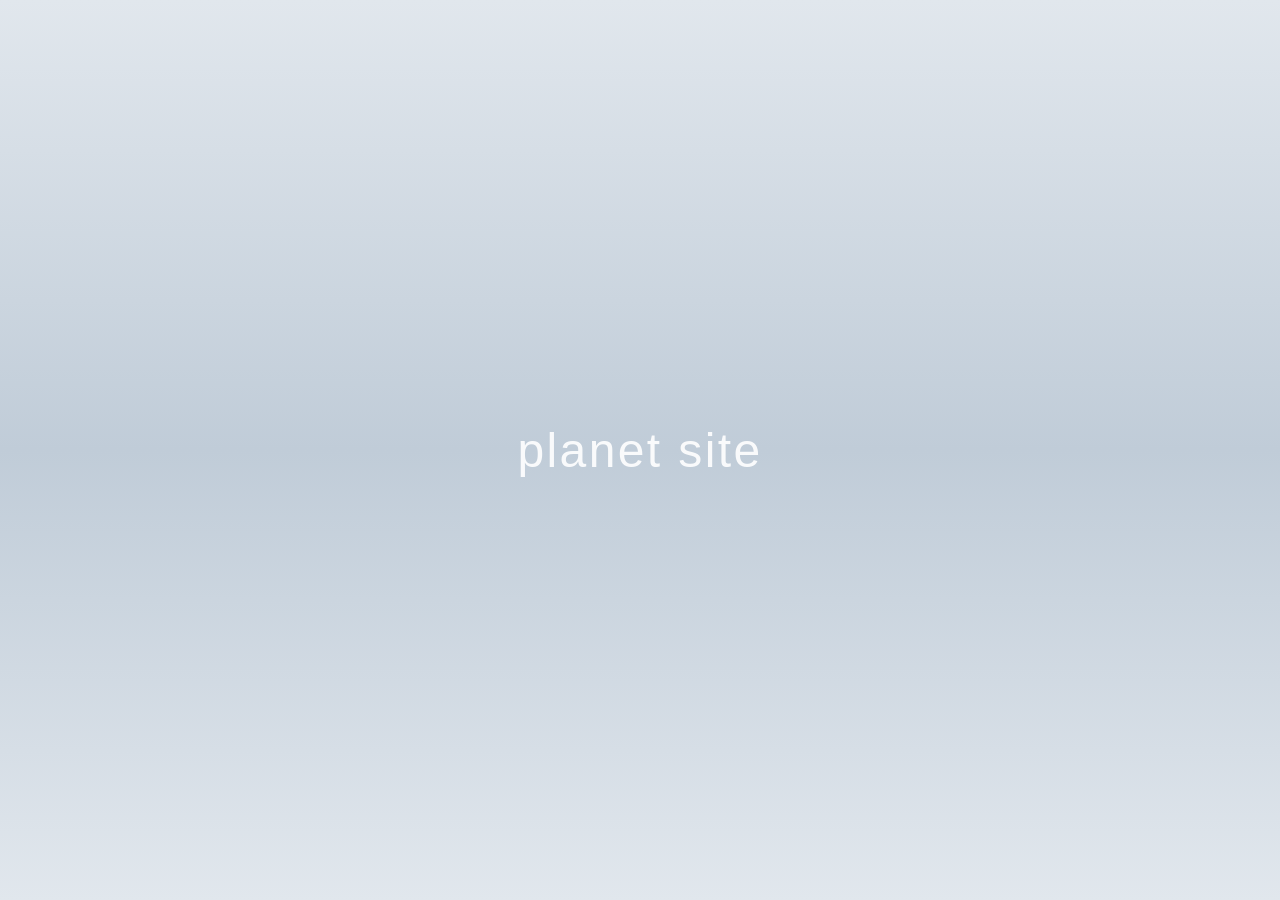
<file: index.html>
<!DOCTYPE html>
<html lang="ja">
<head>
<meta charset="UTF-8">
<meta name="viewport" content="width=device-width, initial-scale=1.0">
<title>planet site</title>


<style>
body {
margin: 0;
height: 100vh;
background: linear-gradient(to bottom,
rgba(180, 195, 210, 0.4),
rgba(150, 170, 190, 0.6),
rgba(180, 195, 210, 0.4)
);
display: flex;
justify-content: center;
align-items: center;
overflow: hidden;
font-family: "Helvetica Neue", "Noto Sans JP", sans-serif;
}

h1 {
font-size: 3rem;
font-weight: 300;
color: rgba(255, 255, 255, 0.9);
letter-spacing: 0.4em;
opacity: 0;
animation: fadeIn 3s ease forwards, tighten 4s ease forwards 1s;
}

@keyframes fadeIn {
to { opacity: 1; }
}

@keyframes tighten {
to { letter-spacing: 0.05em; }
}

a {
  text-decoration: none !important;   /* 強制的に下線を消す */
  color: rgba(255, 255, 255, 0.9);
  transition: opacity 0.3s ease;
}

a:hover {
  opacity: 0.6;
}

</style>
</head>
<body>
<a href="worldview.html">
  <h1>planet site</h1>
</a>
</body>
</html>
</file>
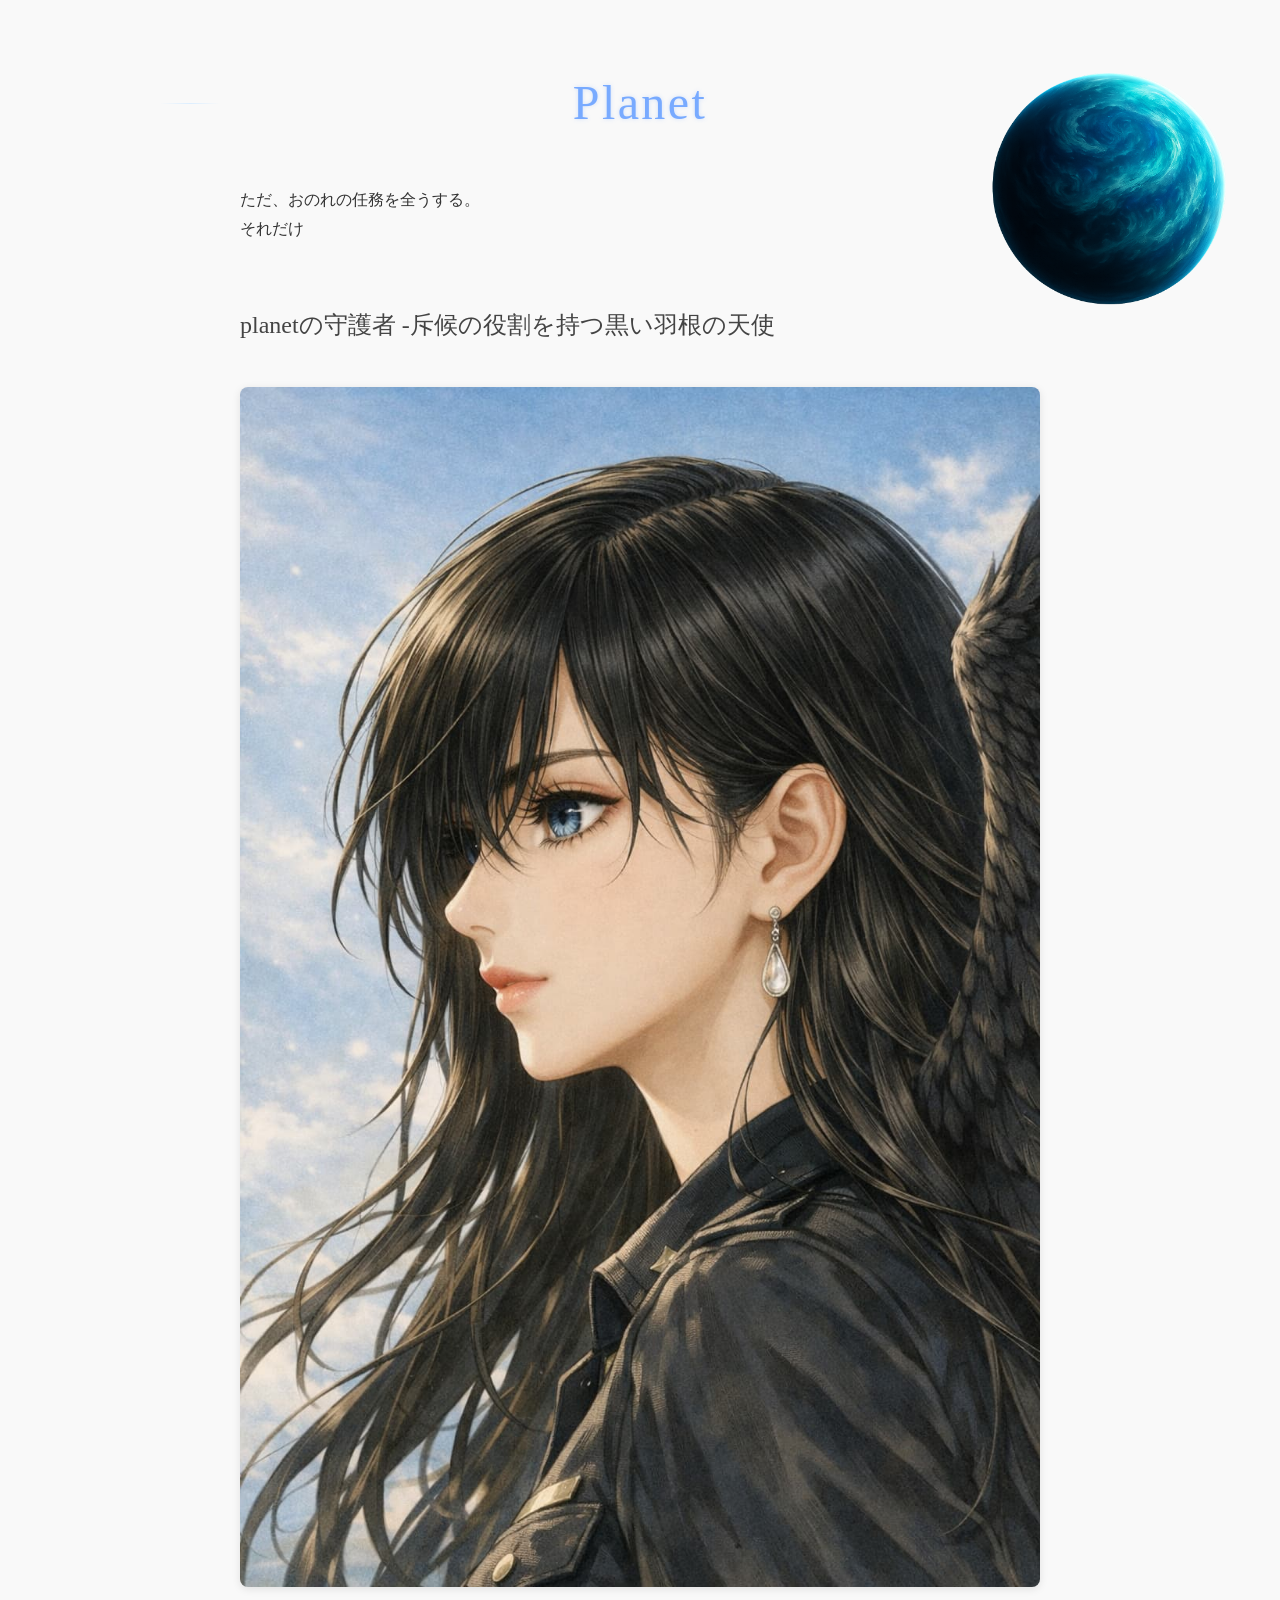
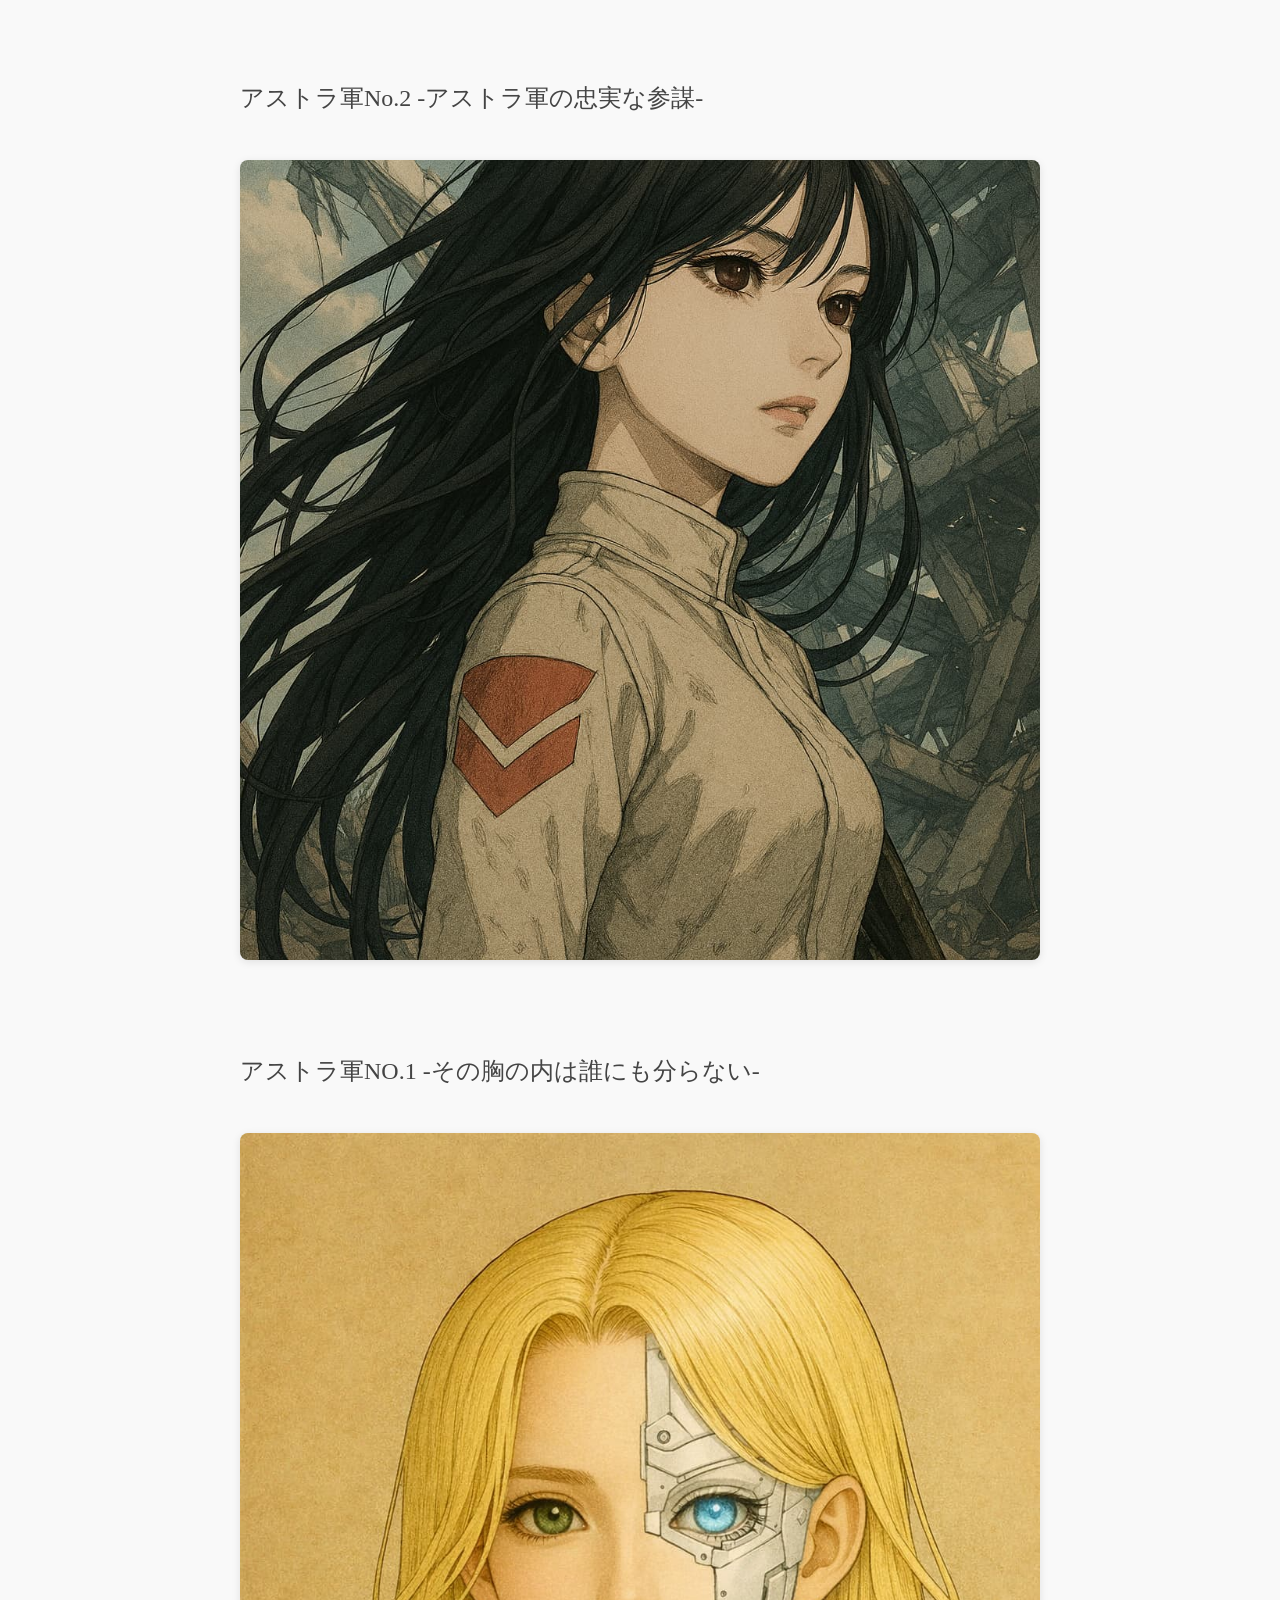
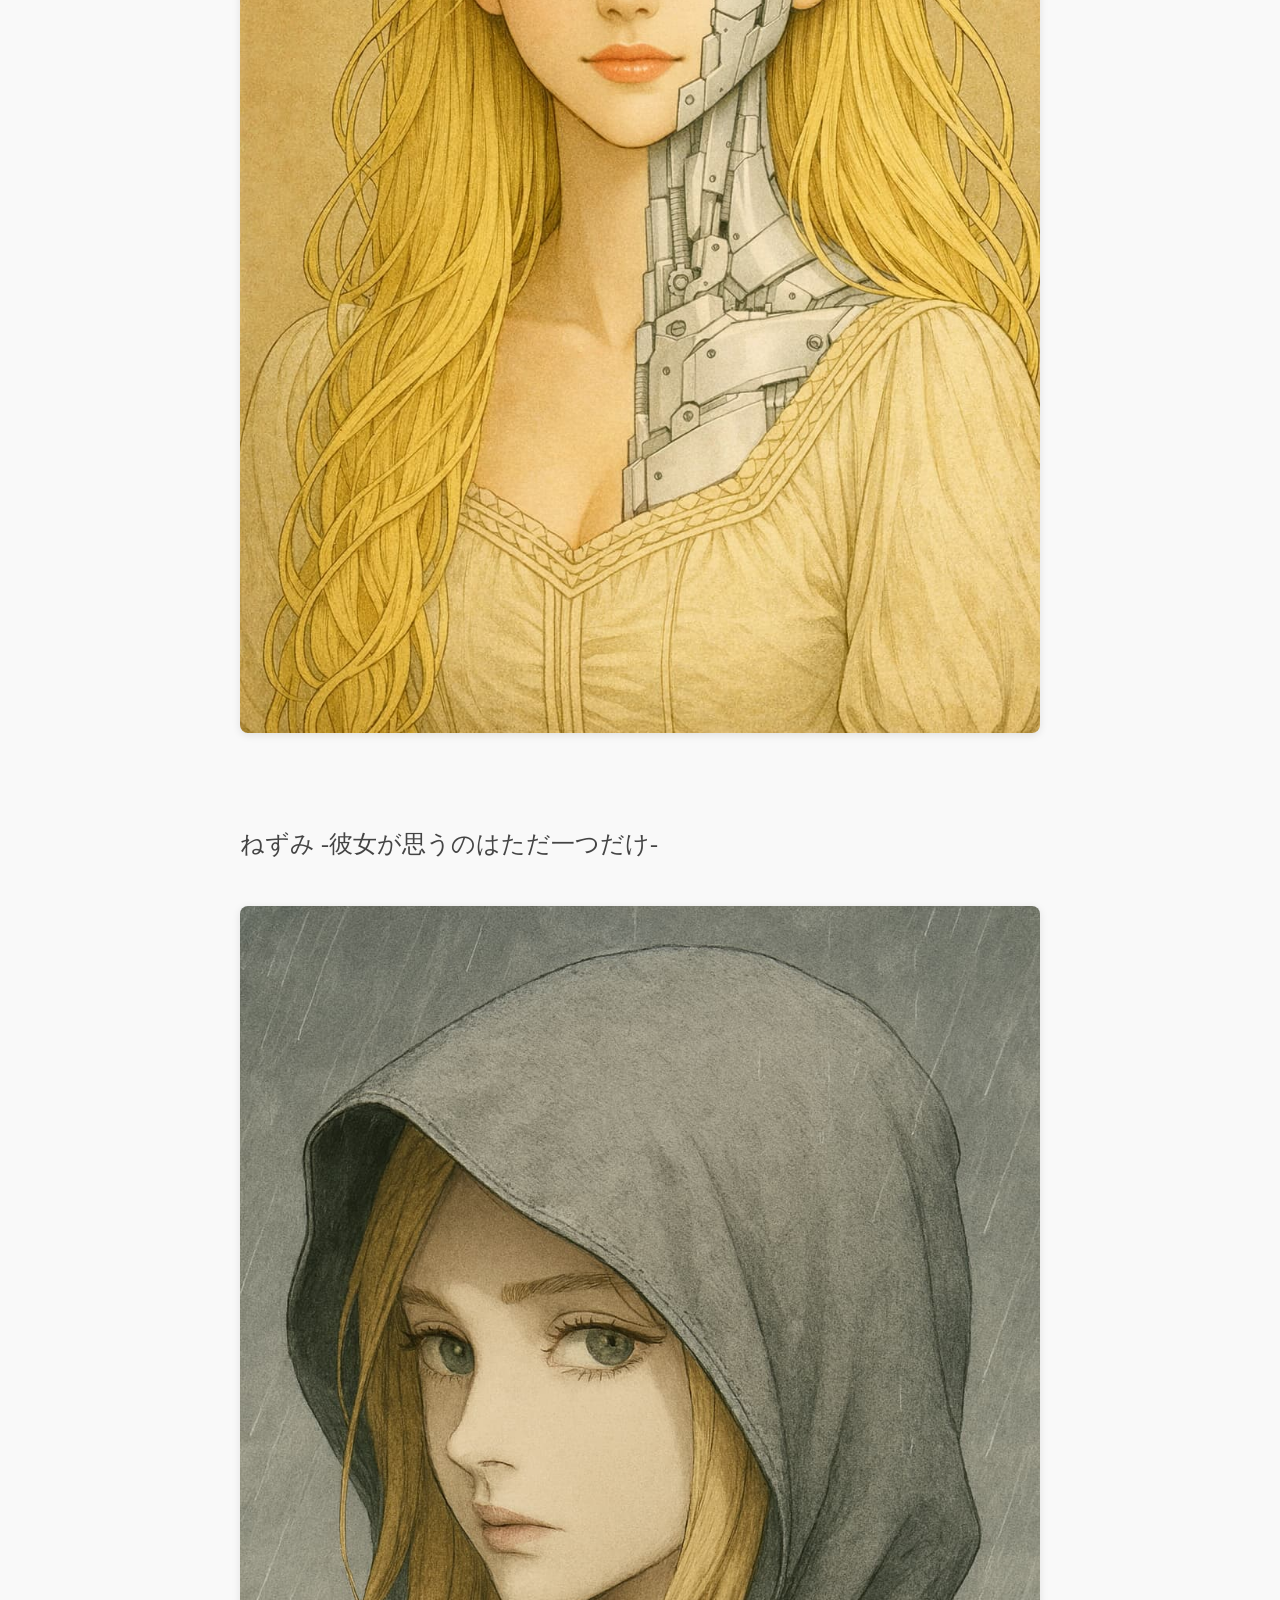
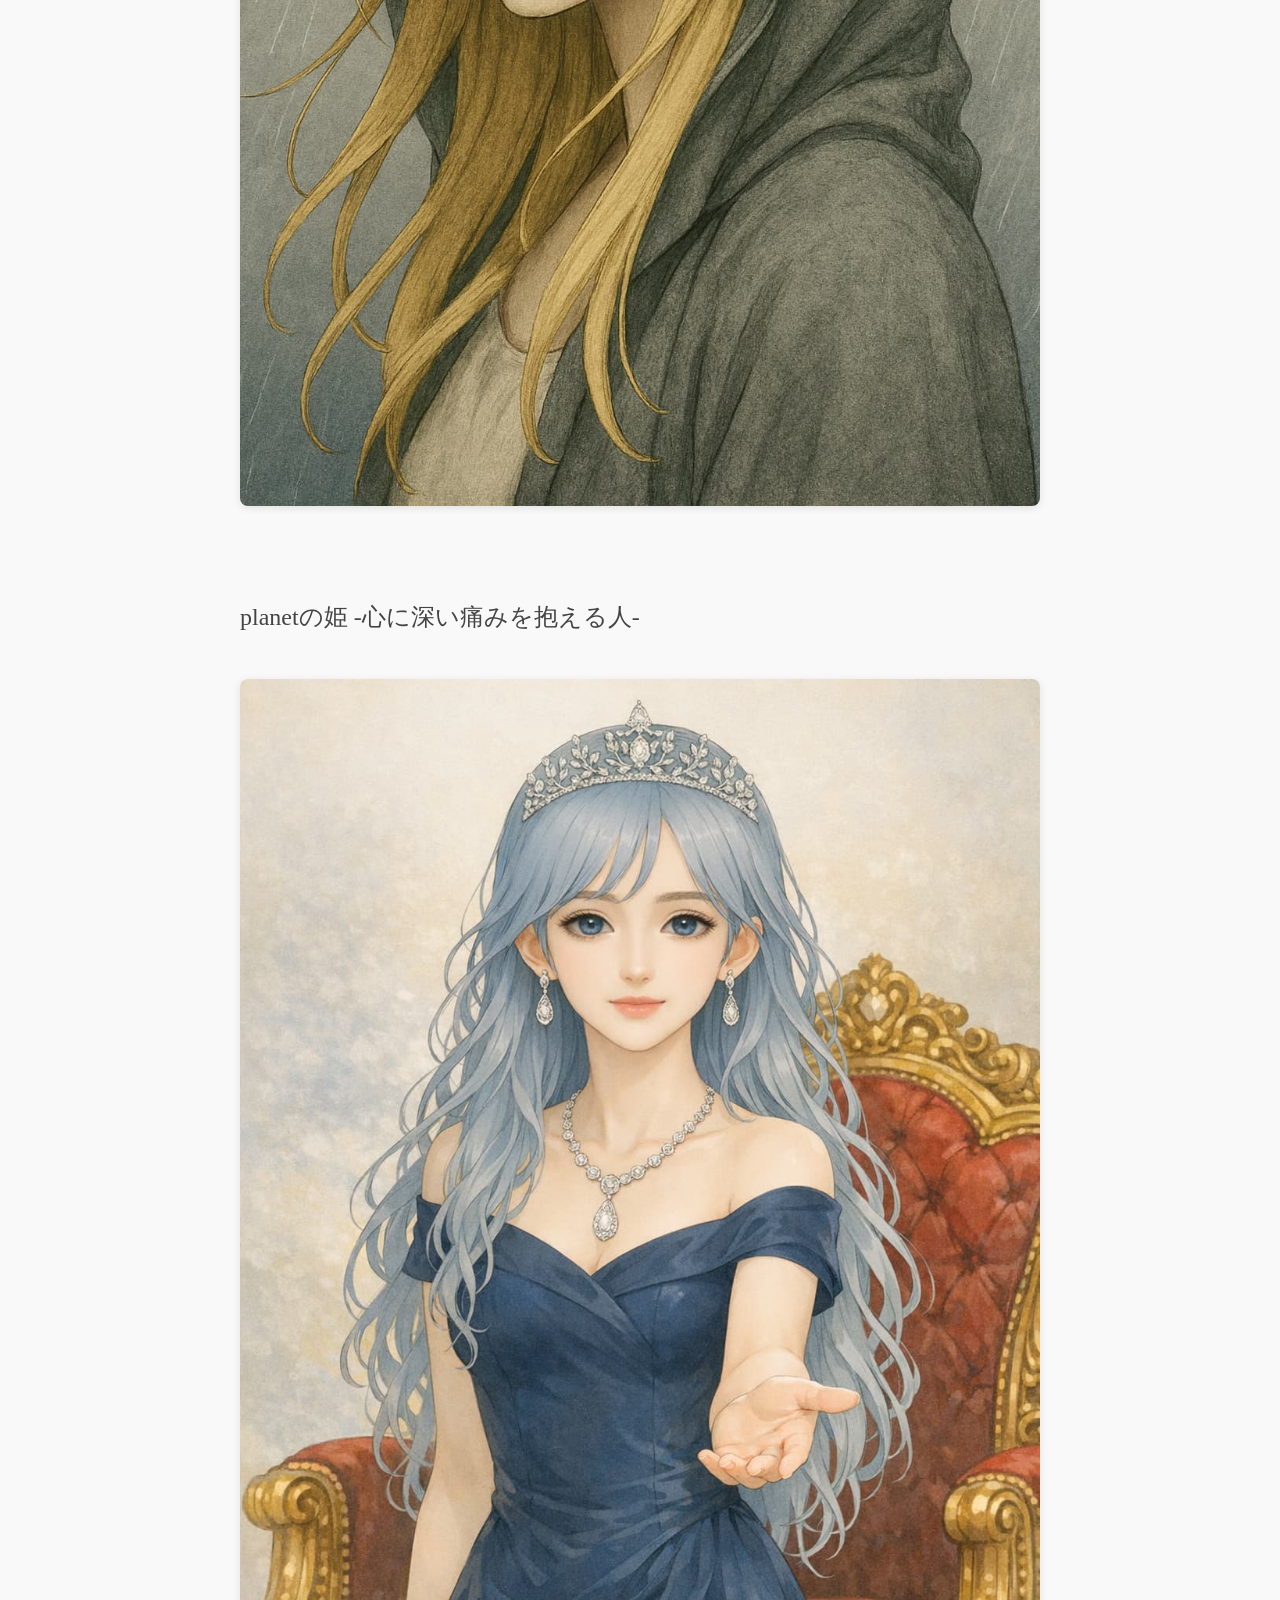
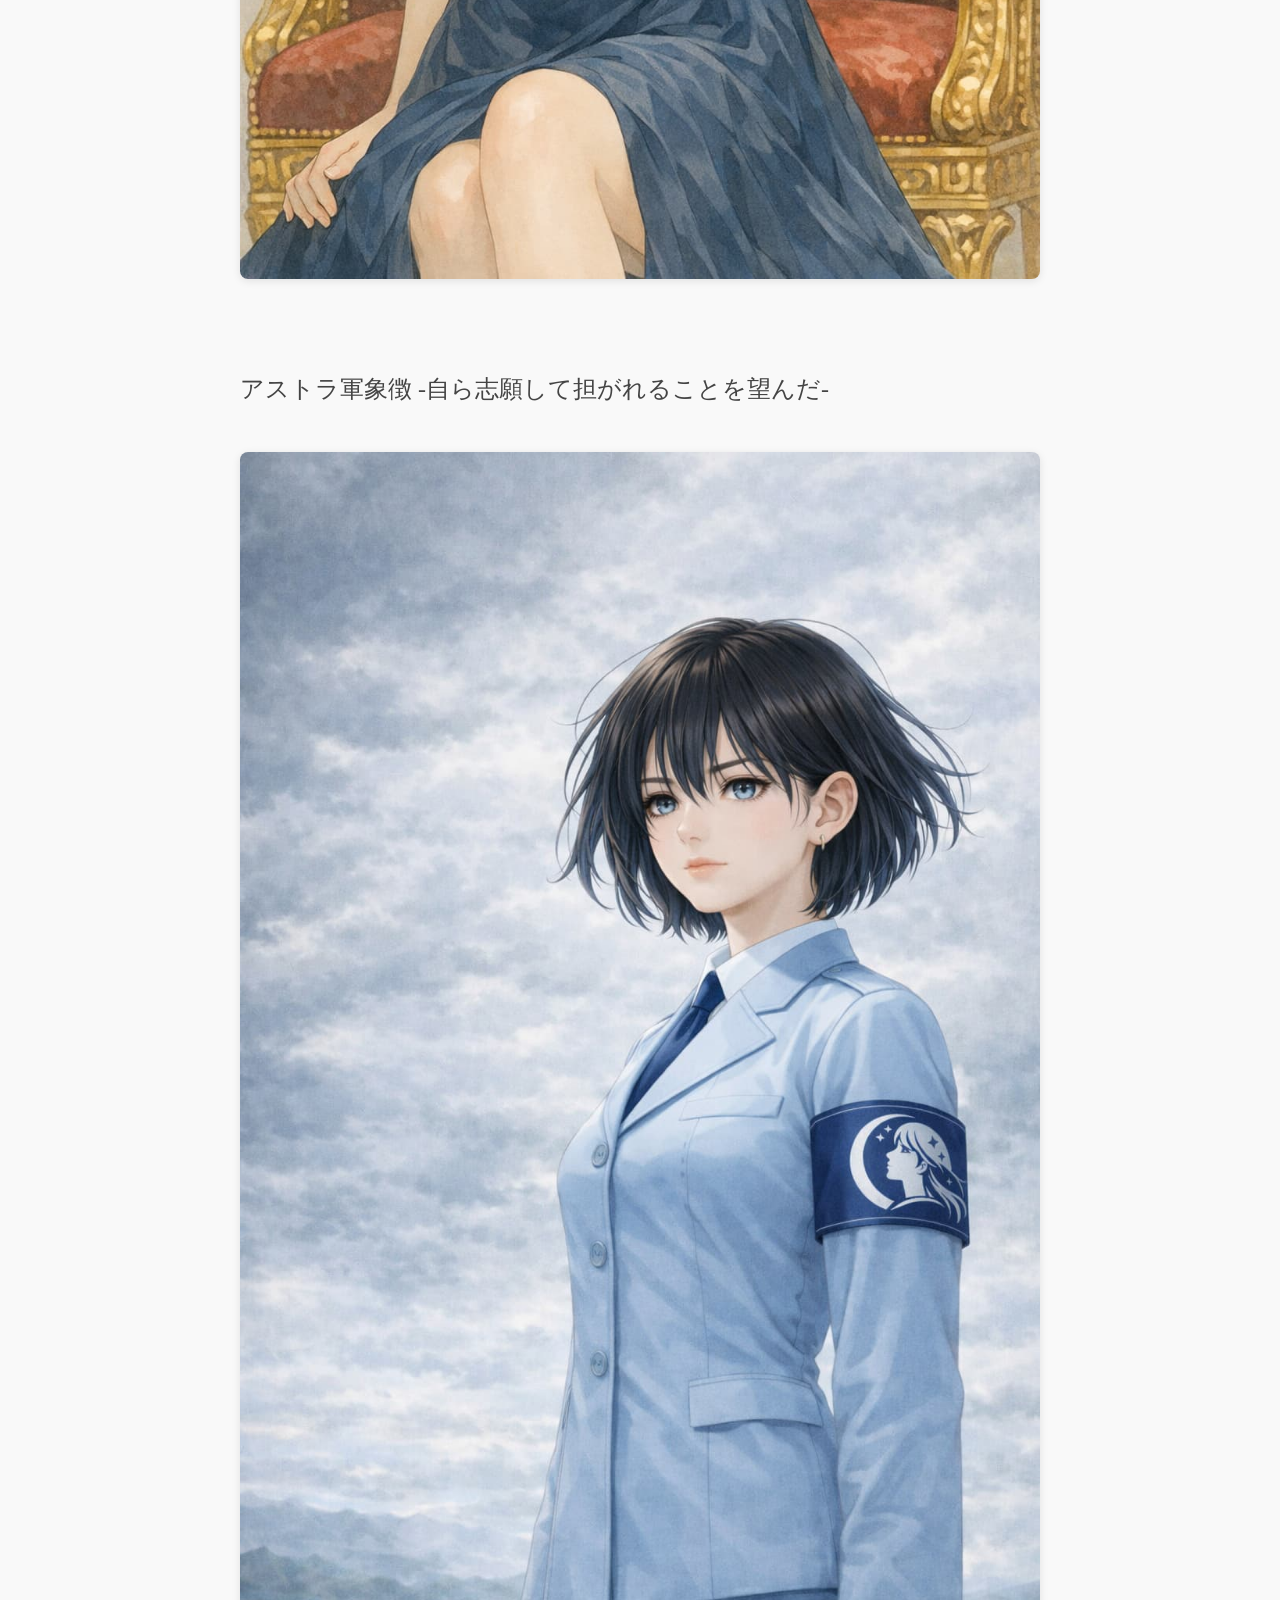
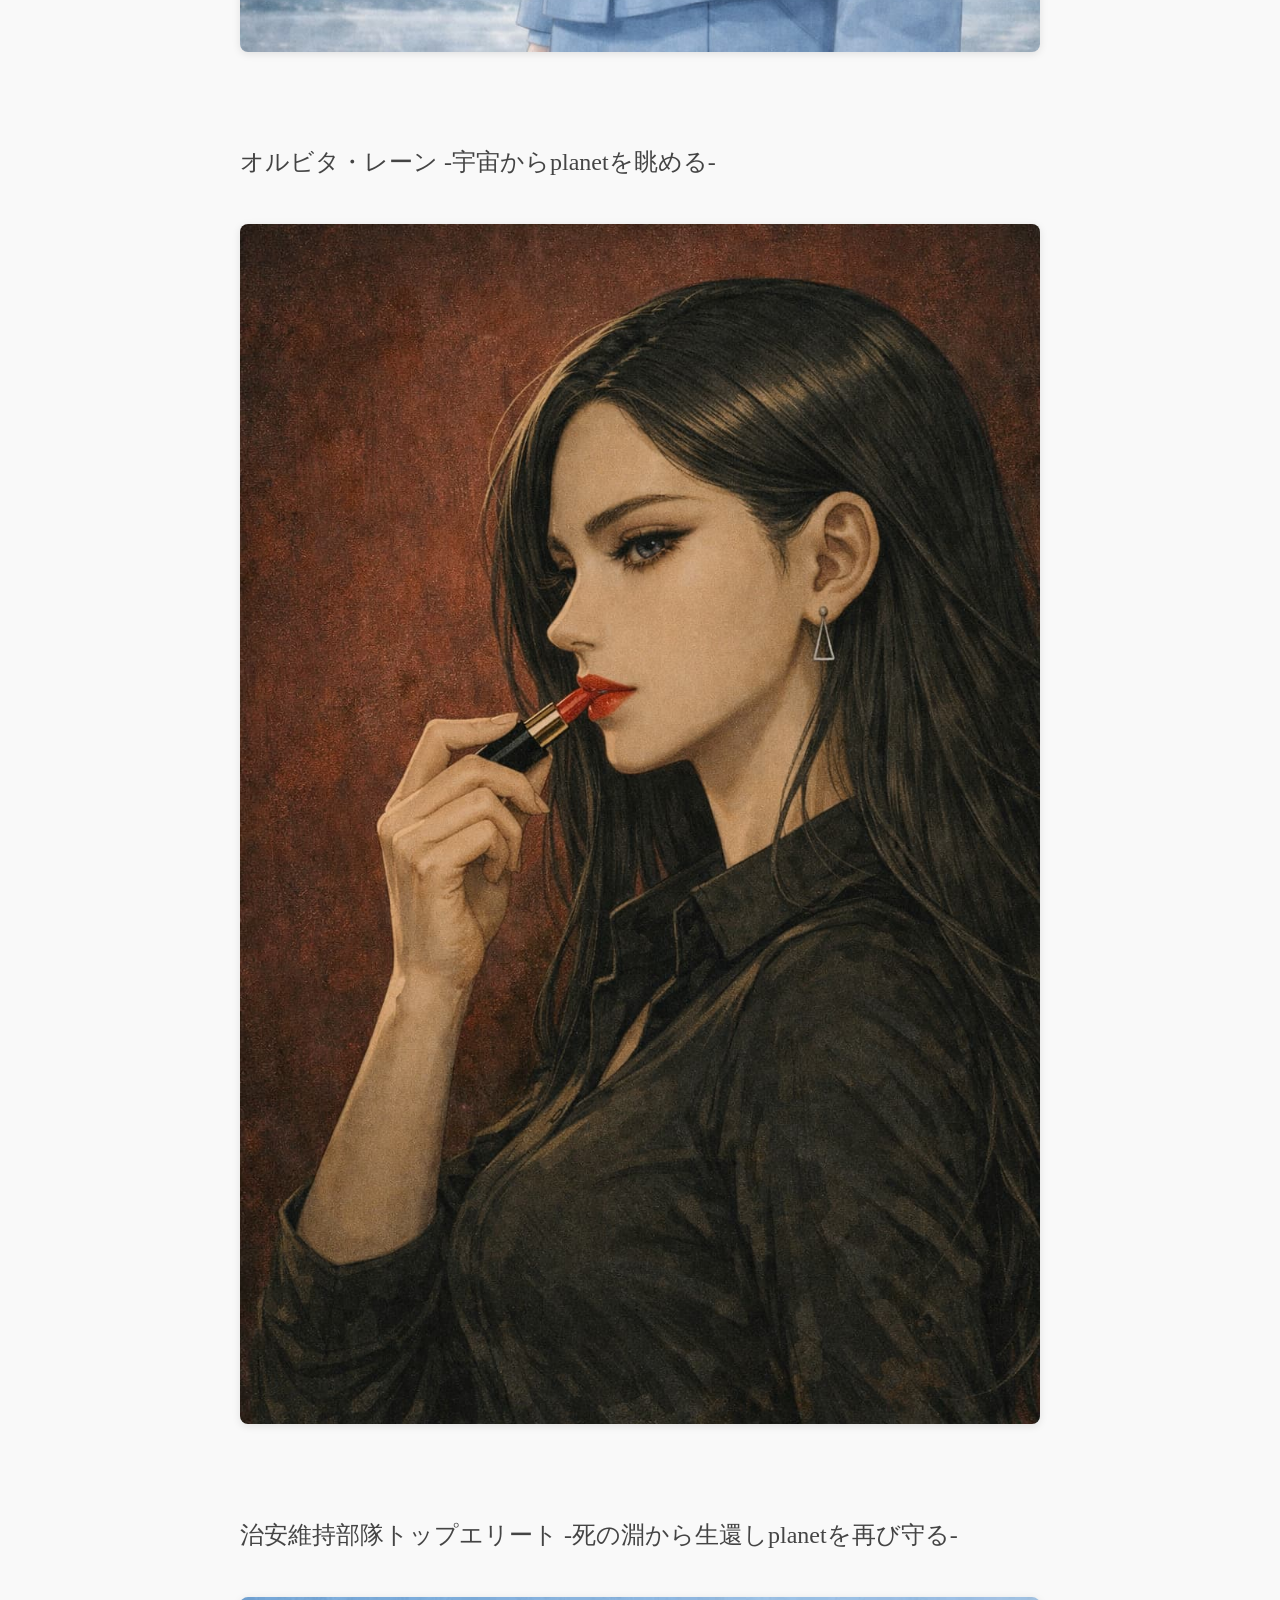
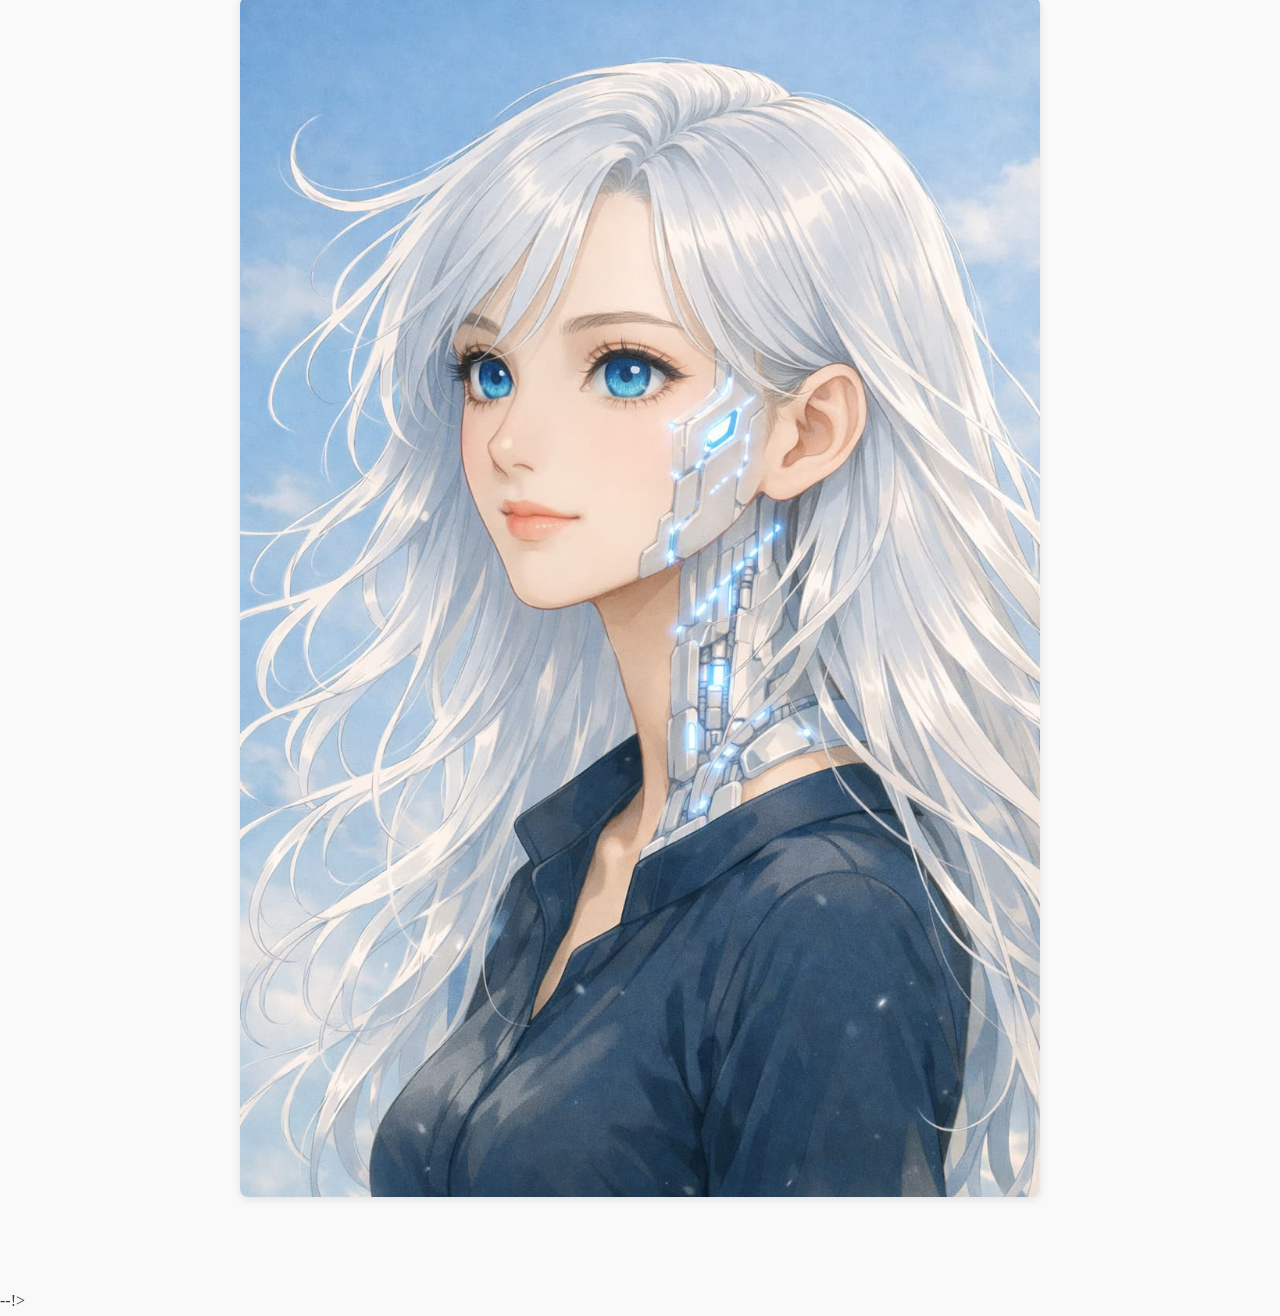
<file: characters.html>
<!DOCTYPE html>
<html lang="ja">
<head>
<meta charset="UTF-8">
<title>Planet</title>
<link rel="stylesheet" href="style.css">
</head>
<body>
<header>
<h1 class="planet-title">Planet</h1>
<p>ただ、おのれの任務を全うする。<br>それだけ<!--<br>She didn’t chase the world.<br> She let it come to her...--!></p>
</header>

<img id="planet" src="Copilot_20251013_095056.png" alt="美しい惑星">




<section id="elyun">
<h2>planetの守護者 -斥候の役割を持つ黒い羽根の天使</h2>
<img src="planet斥候.jpg" alt="pnalet斥候"><!--
<p>She didn’t chase the world.<br>She let it come to her, one quiet moment at a time.</p>--!>
</section>

<section id="anne">
<h2>アストラ軍No.2 -アストラ軍の忠実な参謀-</h2>
<img src="No.2.jpg" alt="アストラ軍No.2">
<!--<p>She walks where silence gathers leaves,<br>unnoticed,but never unseen.</p>--!>
</section>

<section id="her">
<h2>アストラ軍NO.1 -その胸の内は誰にも分らない-</h2>
<img src="No.1.jpg" alt="アストラ軍No.1">
<!--<p>Her freckled smile stretched wider than the sky,<br>calling stories not yet written.</p>--!>
</section>


<section id="her">
<h2>ねずみ -彼女が思うのはただ一つだけ-</h2>
<img src="mouse.jpg" alt="ねずみ">
<!--<p>Her freckled smile stretched wider than the sky,<br>calling stories not yet written.</p>--!>
</section>

<section id="her">
<h2>planetの姫 -心に深い痛みを抱える人-</h2>
<img src="princess.jpg" alt="姫">
<!--<p>Her freckled smile stretched wider than the sky,<br>calling stories not yet written.</p>--!>
</section>



<section id="her">
<h2>アストラ軍象徴 -自ら志願して担がれることを望んだ-</h2>
<img src="syoucyou.jpg" alt="象徴">
<!--<p>Her freckled smile stretched wider than the sky,<br>calling stories not yet written.</p>--!>
</section>

<section id="her">
<h2>オルビタ・レーン -宇宙からplanetを眺める-</h2>
<img src="orubitare-n.jpg" alt="オルビタレーン">
<!--<p>Her freckled smile stretched wider than the sky,<br>calling stories not yet written.</p>--!>
</section>




<section id="her">
<h2>治安維持部隊トップエリート -死の淵から生還しplanetを再び守る-</h2>
<img src="エリート.jpg" alt="エリート">
<!--<p>Her freckled smile stretched wider than the sky,<br>calling stories not yet written.</p>--!>
</section>


<!--<section id="series">
<h3>シリーズ構成</h3>
<ul>
<li>窓辺のエリュン</li>
<li>草原のアン</li>
<li>歩道の彼女</li>
</ul>
<p class="tags">#静かな強さ #詩的な瞬間 #非商業系 #ElyunWorld</p>
</section>

<section id="star-map">
<h2>Planet 星図</h2>
<div class="stars">
<a href="#elyun" class="star elyun">Elyun</a>
<a href="#anne" class="star anne">Anne</a>
<a href="#her" class="star her">歩道の彼女</a>
<a href="#solea" class="star solea">Solea</a>
<a href="#lily" class="star lily">Lily</a>
<a href="#levia" class="star levia">Lévia</a>

</div>
</section>


<section id="navigation">
<h2>滞在の形</h2>
<a href="support.html" class="nav-link">Support</a><br><br>
<a href="shop.html" class="nav-link">Purchase</a><br><br>
<a href="about.html" class="nav-link">About Planet</a>
</section>--!>
<footer>
</footer>

<script>
  window.addEventListener('scroll', () => {
    const scrollY = window.scrollY;
    const planet = document.getElementById('planet');
    const offset = scrollY * 0.05; // 揺れの強さ（調整可）
    planet.style.transform = `translateY(${offset}px)`;
  });

function createFloatingStar() {
  const star = document.createElement('div');
  star.className = 'floating-star';
  star.style.left = Math.random() * window.innerWidth + 'px';
  star.style.top = window.innerHeight + 'px';
  star.style.animationDuration = (4 + Math.random() * 3) + 's';
  document.getElementById('floating-stars').appendChild(star);

  setTimeout(() => {
    star.remove();
  }, 7000);
}

setInterval(createFloatingStar, 1000); // ゆっくり舞わせる





const colors = ['#ffffff', '#88bbff', '#ffddcc', '#ffeeaa'];
const glow = ['#88bbff', '#ffccaa', '#ddccff', '#ffeeaa'];

const i = Math.floor(Math.random() * colors.length);
star.style.background = `radial-gradient(circle, ${colors[i]} 0%, transparent 100%)`;
star.style.boxShadow = `0 0 16px ${glow[i]}`;







</script>



<div id="floating-stars"></div>--!>


</body>
</html>
</file>
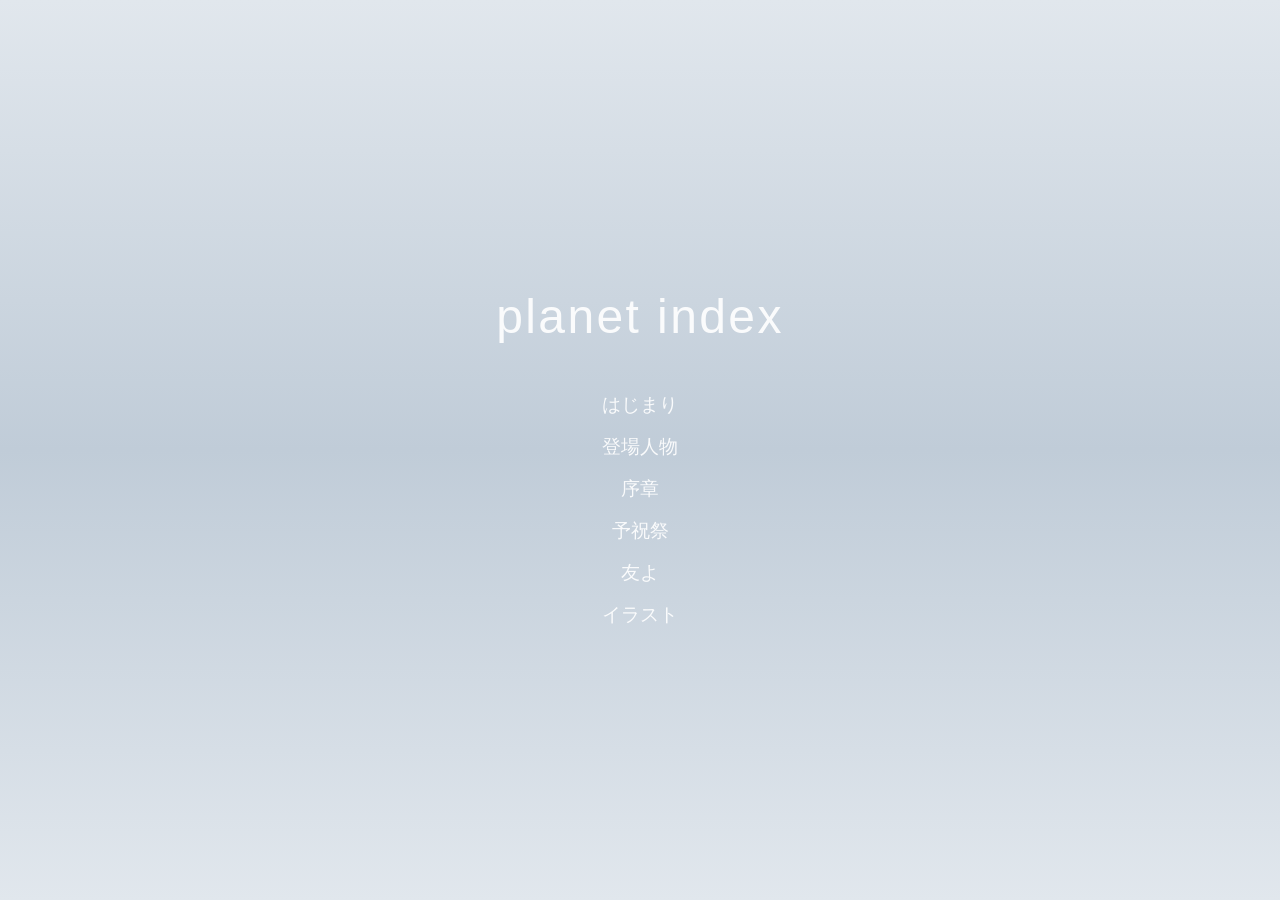
<file: contents.html>
<!DOCTYPE html>
<html lang="ja">
<head>
<meta charset="UTF-8">
<meta name="viewport" content="width=device-width, initial-scale=1.0">
<title>planet index</title>

<style>
body {
margin: 0;
height: 100vh;
background: linear-gradient(to bottom,
rgba(180, 195, 210, 0.4),
rgba(150, 170, 190, 0.6),
rgba(180, 195, 210, 0.4)
);
display: flex;
flex-direction: column;
justify-content: center;
align-items: center;
overflow: hidden;
font-family: "Helvetica Neue", "Noto Sans JP", sans-serif;
color: rgba(255, 255, 255, 0.9);
}

h1 {
font-size: 3rem;
font-weight: 300;
letter-spacing: 0.4em;
opacity: 0;
animation: fadeIn 3s ease forwards, tighten 4s ease forwards 1s;
margin-bottom: 2rem;
}

@keyframes fadeIn {
to { opacity: 1; }
}

@keyframes tighten {
to { letter-spacing: 0.05em; }
}

ul {
list-style: none;
padding: 0;
margin: 0;
text-align: center;
}

li {
margin: 1rem 0;
font-size: 1.2rem;
opacity: 0;
animation: fadeInList 2s ease forwards;
}

li:nth-child(1) { animation-delay: 1.5s; }
li:nth-child(2) { animation-delay: 2s; }
li:nth-child(3) { animation-delay: 2.5s; }
li:nth-child(4) { animation-delay: 3s; }
li:nth-child(5) { animation-delay: 3.5s; }

@keyframes fadeInList {
to { opacity: 1; }
}

a {
text-decoration: none !important;
color: rgba(255, 255, 255, 0.9);
transition: opacity 0.3s ease;
}

a:hover {
opacity: 0.6;
}
</style>
</head>

<body>
<h1>planet index</h1>
<ul>
  <li><a href="index2.html">はじまり</a></li>
  <li><a href="characters.html">登場人物</a></li>
  <li><a href="novel.html">序章</a></li>
  <li><a href="novel1.html">予祝祭</a></li>
<li><a href="novel2.html">友よ</a></li>
  <li><a href="illust.html">イラスト</a></li>
</ul>
</body>
</html>
</file>
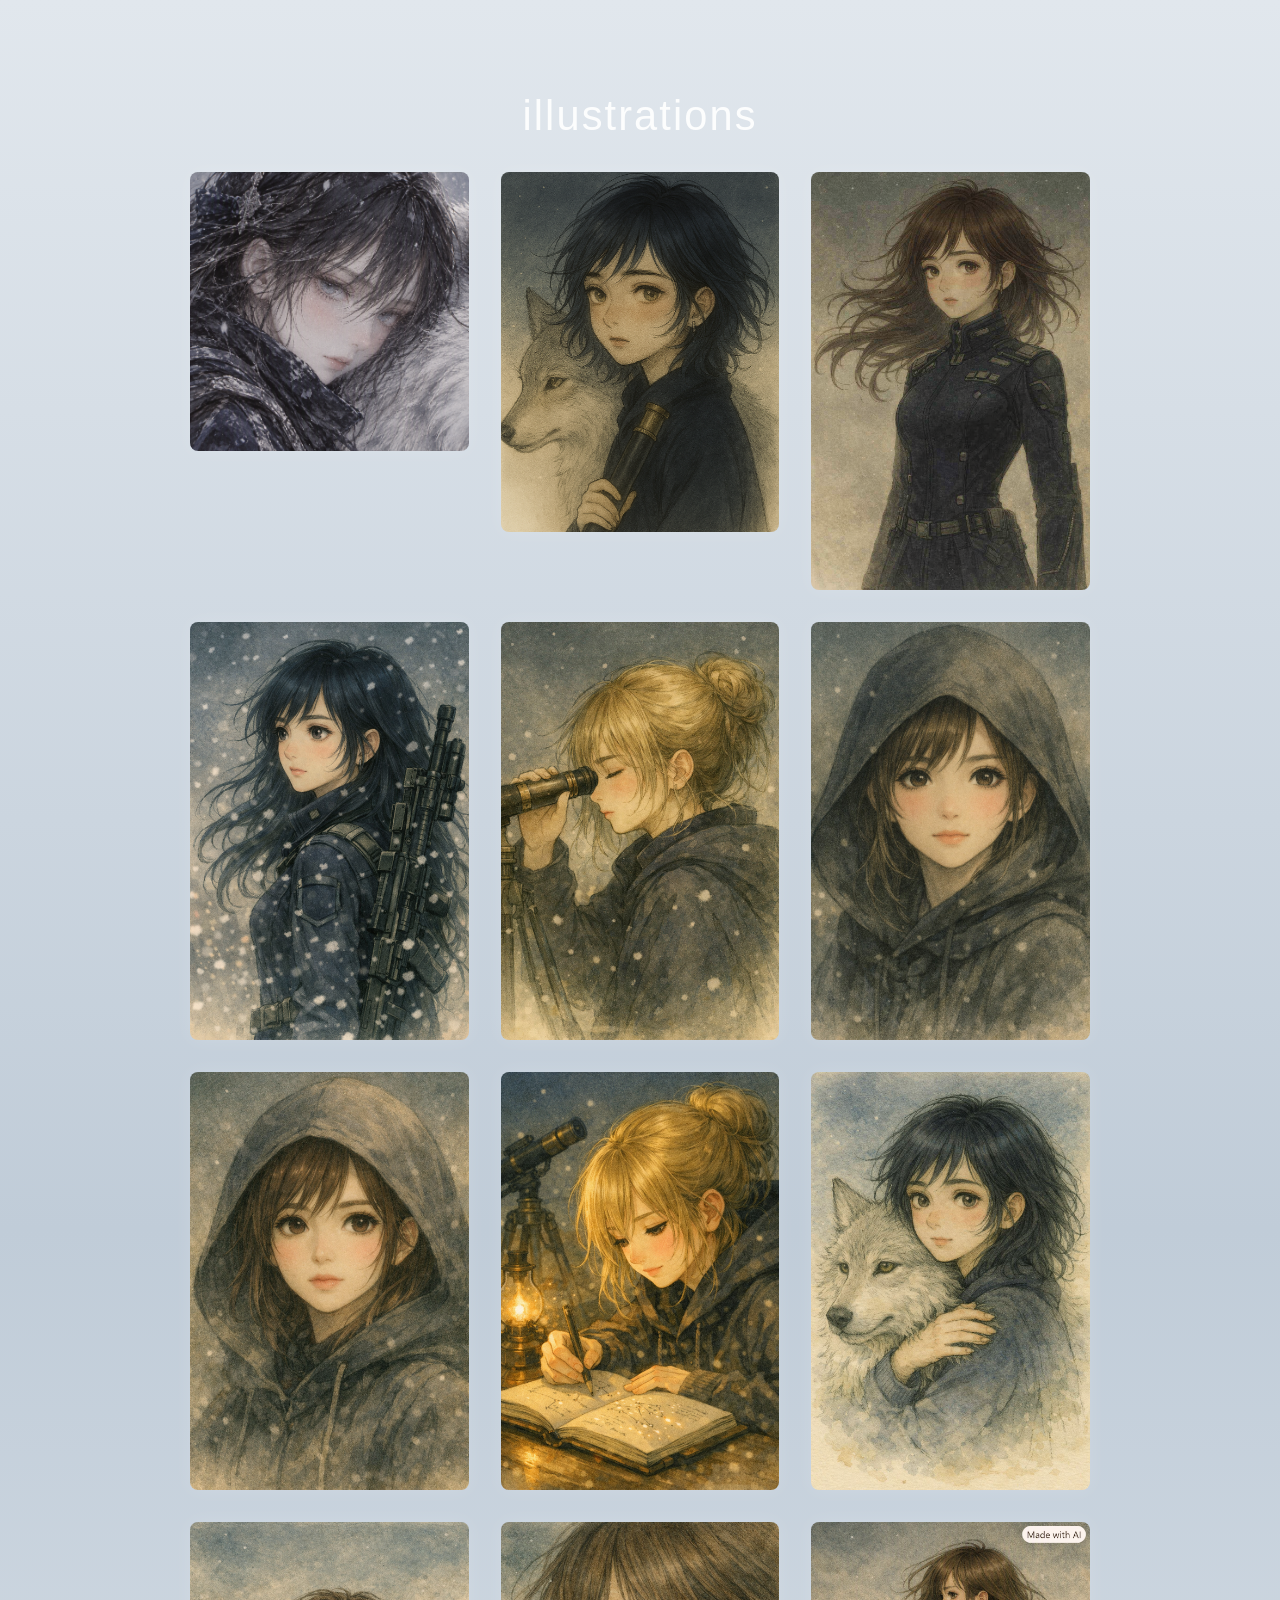
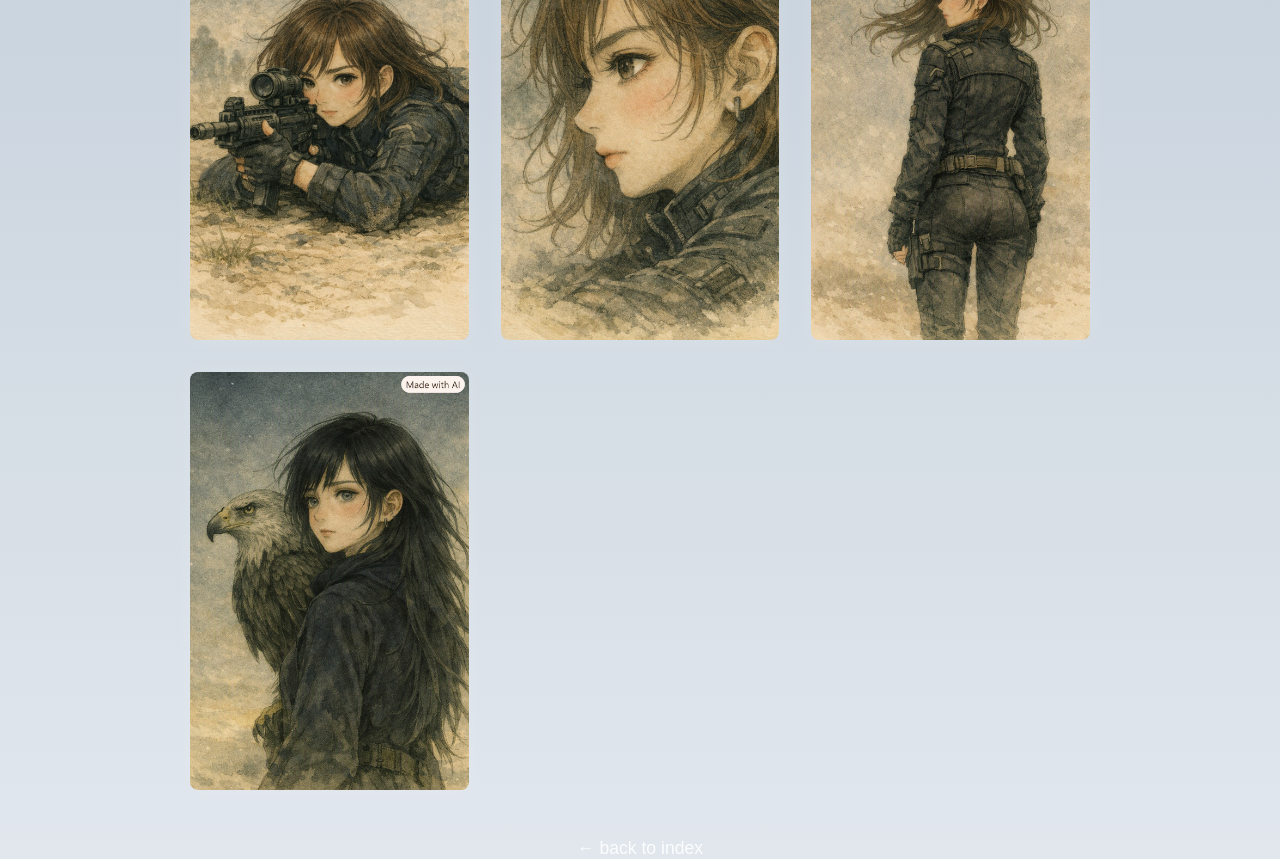
<file: illust.html>
<!DOCTYPE html>
<html lang="ja">
<head>
<meta charset="UTF-8">
<meta name="viewport" content="width=device-width, initial-scale=1.0">
<title>planet illustrations</title>

<style>
body {
  margin: 0;
  padding: 0;
  min-height: 100vh;
  background: linear-gradient(to bottom,
    rgba(180, 195, 210, 0.4),
    rgba(150, 170, 190, 0.6),
    rgba(180, 195, 210, 0.4)
  );
  font-family: "Helvetica Neue", "Noto Sans JP", sans-serif;
  color: rgba(255, 255, 255, 0.9);
  display: flex;
  flex-direction: column;
  align-items: center;
  padding-top: 4rem;
}

/* タイトル */
h1 {
  font-size: 2.6rem;
  font-weight: 300;
  letter-spacing: 0.3em;
  opacity: 0;
  animation: fadeIn 3s ease forwards, tighten 4s ease forwards 1s;
  margin-bottom: 2rem;
}

@keyframes fadeIn {
  to { opacity: 1; }
}

@keyframes tighten {
  to { letter-spacing: 0.05em; }
}

/* ギャラリー */
.gallery {
  width: 80%;
  max-width: 900px;
  display: grid;
  grid-template-columns: repeat(auto-fit, minmax(260px, 1fr));
  gap: 2rem;
  opacity: 0;
  animation: fadeIn 2s ease forwards 1.5s;
}

.gallery img {
  width: 100%;
  border-radius: 8px;
  box-shadow: 0 0 20px rgba(255, 255, 255, 0.15);
  transition: transform 0.4s ease, opacity 0.4s ease;
}

.gallery img:hover {
  transform: scale(1.03);
  opacity: 0.85;
}

/* リンク */
a {
  text-decoration: none !important;
  color: rgba(255, 255, 255, 0.9);
  transition: opacity 0.3s ease;
}

a:hover {
  opacity: 0.6;
}

/* 戻るリンク */
.back {
  margin-top: 3rem;
  font-size: 1.1rem;
  opacity: 0;
  animation: fadeIn 2s ease forwards 2.5s;
}
</style>
</head>

<body>

<h1>illustrations</h1>

<div class="gallery">
  <!-- あなたの画像をここに追加していく -->

<img src="イラスト13.png" alt="illustration 13">

  <img src="イラスト1.png" alt="illustration 1">


  <img src="イラスト2.png" alt="illustration 2">

  <img src="イラスト3.png" alt="illustration 3">
<img src="イラスト4.png" alt="illustration 4">
<img src="イラスト5.png" alt="illustration 5">
<img src="イラスト6.png" alt="illustration 6">
<img src="イラスト7.png" alt="illustration 7">
<img src="イラスト8.png" alt="illustration 8">
<img src="イラスト9.png" alt="illustration 9">
<img src="イラスト10.png" alt="illustration 10">
<img src="イラスト11.png" alt="illustration 11">
<img src="イラスト12.png" alt="illustration 12">


</div>

<div class="back">
  <a href="index.html">← back to index</a>
</div>

</body>
</html>
</file>
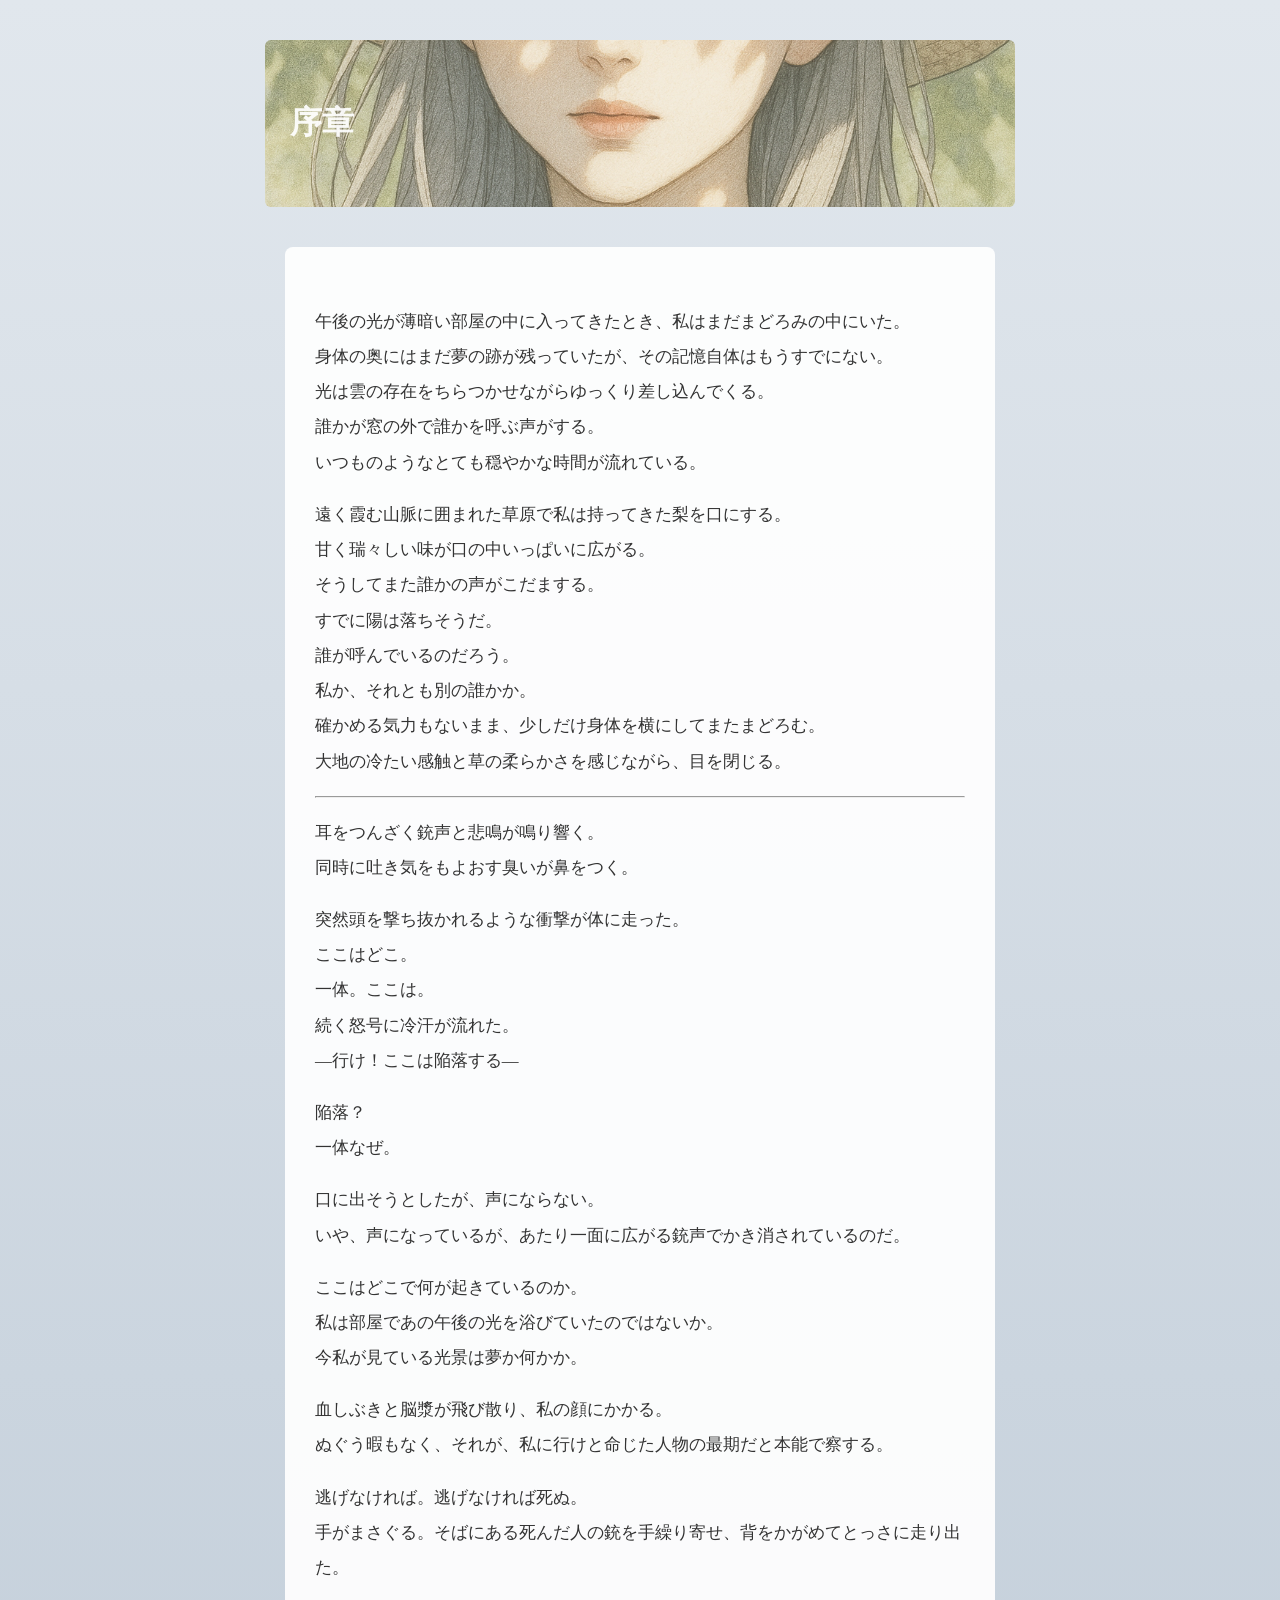
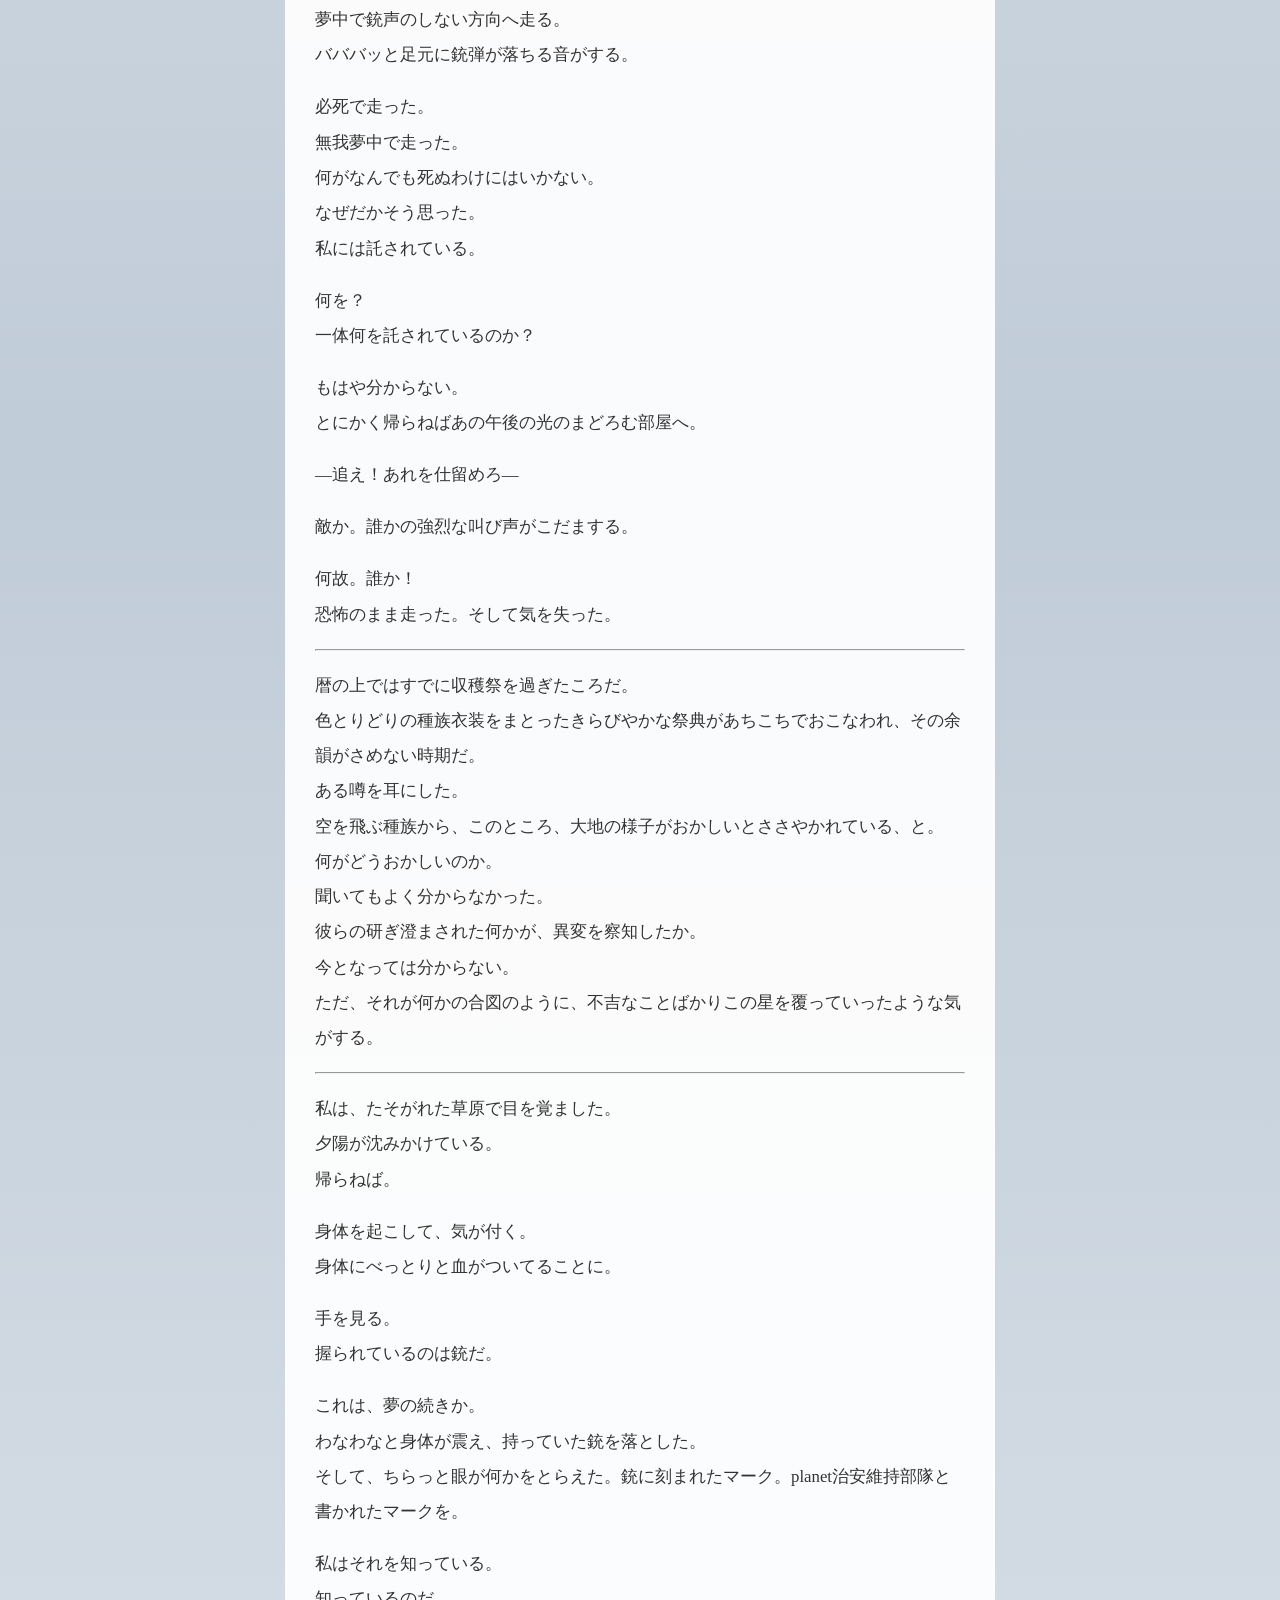
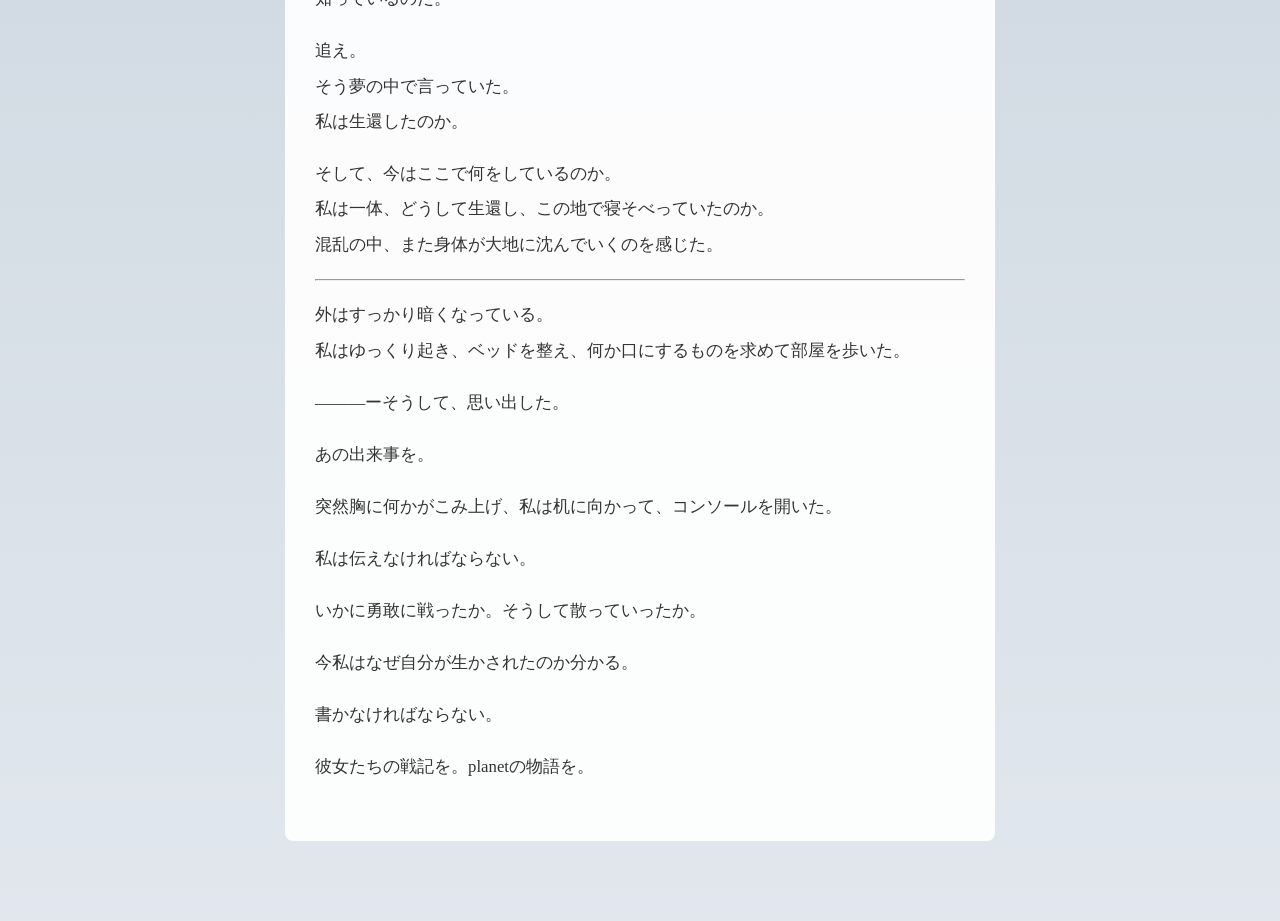
<file: novel.html>
<!DOCTYPE html>
<html lang="ja">
<head>
<meta charset="UTF-8">
<meta name="viewport" content="width=device-width, initial-scale=1.0">
<title>planet - novel</title>
<style>
body {
  margin: 0;
  padding: 40px 0;
  background: linear-gradient(to bottom,
    rgba(180, 195, 210, 0.4),
    rgba(150, 170, 190, 0.6),
    rgba(180, 195, 210, 0.4)
  );
  font-family: "Helvetica Neue", "Noto Sans JP", sans-serif;
  color: rgba(255, 255, 255, 0.92);
}

.container {
  max-width: 650px;
  margin: 0 auto;
  line-height: 2.1;
  font-size: 1.05rem;
  padding: 0 20px;
}

.chapter-title {
  font-size: 1.4rem;
  font-weight: 300;
  margin-bottom: 10px;
}

.divider {
  width: 60px;
  height: 1px;
  background: rgba(255, 255, 255, 0.4);
  margin-bottom: 40px;
}

.container {
  background: rgba(255, 255, 255, 0.15); /* 透明白 */
  padding: 30px 25px;
  border-radius: 6px;
}.container {
  background: 
    linear-gradient(rgba(255, 255, 255, 0.22), rgba(255, 255, 255, 0.22)),
    url("麦藁帽子.png");
  background-size: cover;
  background-position: center;
  border-radius: 6px;
  padding: 30px 25px;
}




.title-box {
max-width: 700px;      /* ← 横幅をここで調整する（例：700px） */
  margin: 0 auto;        /* ← 中央に配置 */
  background:
    linear-gradient(rgba(255, 255, 255, 0.22), rgba(255, 255, 255, 0.22)),
    url("麦藁帽子.png");
  background-size: 100%;        /* ← 見切れ感を出す */
  background-position: 50% 50%; /* ← 画像の位置を意図的にズラす */
  background-repeat: no-repeat;
  padding: 40px 25px;
  border-radius: 6px;
  margin-bottom: 40px;
}

.content {
  max-width: 650px;
  margin: 0 auto;
  line-height: 2.1;
  font-size: 1.05rem;
  padding: 0 20px;
}

.content {
  max-width: 650px;
  margin: 40px auto;
  padding: 40px 30px;

  background: rgba(255, 255, 255, 0.92); /* ← ほぼ白、でも少しだけ柔らかい */
  color: #333; /* ← 読みやすい濃いグレー */
  border-radius: 8px;

  font-size: 1.05rem;
  line-height: 2.1;
  font-family: "Noto Serif JP", "Yu Mincho", serif; /* ← 読みやすくて美しい */
}



@media (max-width: 600px) {
  .content {
    padding: 25px 18px;
  }
}



</style>
</head>
<body>
<div class="title-box">
  <h1>序章</h1>
</div>

<div class="content">

  <p>
    午後の光が薄暗い部屋の中に入ってきたとき、私はまだまどろみの中にいた。<br>
    身体の奥にはまだ夢の跡が残っていたが、その記憶自体はもうすでにない。<br>
    光は雲の存在をちらつかせながらゆっくり差し込んでくる。<br>
    誰かが窓の外で誰かを呼ぶ声がする。<br>
    いつものようなとても穏やかな時間が流れている。
  </p>

  <p>
    遠く霞む山脈に囲まれた草原で私は持ってきた梨を口にする。<br>
    甘く瑞々しい味が口の中いっぱいに広がる。<br>
    そうしてまた誰かの声がこだまする。<br>
    すでに陽は落ちそうだ。<br>
    誰が呼んでいるのだろう。<br>
    私か、それとも別の誰かか。<br>
    確かめる気力もないまま、少しだけ身体を横にしてまたまどろむ。<br>
    大地の冷たい感触と草の柔らかさを感じながら、目を閉じる。
  </p>

  <hr>

  <p>
    耳をつんざく銃声と悲鳴が鳴り響く。<br>
    同時に吐き気をもよおす臭いが鼻をつく。
  </p>

  <p>
    突然頭を撃ち抜かれるような衝撃が体に走った。<br>
    ここはどこ。<br>
    一体。ここは。<br>
    続く怒号に冷汗が流れた。<br>
    ―行け！ここは陥落する―
  </p>

  <p>
    陥落？<br>
    一体なぜ。
  </p>

  <p>
    口に出そうとしたが、声にならない。<br>
    いや、声になっているが、あたり一面に広がる銃声でかき消されているのだ。
  </p>

  <p>
    ここはどこで何が起きているのか。<br>
    私は部屋であの午後の光を浴びていたのではないか。<br>
    今私が見ている光景は夢か何かか。
  </p>

  <p>
    血しぶきと脳漿が飛び散り、私の顔にかかる。<br>
    ぬぐう暇もなく、それが、私に行けと命じた人物の最期だと本能で察する。
  </p>

  <p>
    逃げなければ。逃げなければ死ぬ。<br>
    手がまさぐる。そばにある死んだ人の銃を手繰り寄せ、背をかがめてとっさに走り出た。
  </p>

  <p>
    夢中で銃声のしない方向へ走る。<br>
    バババッと足元に銃弾が落ちる音がする。
  </p>

  <p>
    必死で走った。<br>
    無我夢中で走った。<br>
    何がなんでも死ぬわけにはいかない。<br>
    なぜだかそう思った。<br>
    私には託されている。
  </p>

  <p>
    何を？<br>
    一体何を託されているのか？
  </p>

  <p>
    もはや分からない。<br>
    とにかく帰らねばあの午後の光のまどろむ部屋へ。
  </p>

  <p>
    ―追え！あれを仕留めろ―
  </p>

  <p>
    敵か。誰かの強烈な叫び声がこだまする。
  </p>

  <p>
    何故。誰か！<br>
    恐怖のまま走った。そして気を失った。
  </p>

  <hr>

  <p>
    暦の上ではすでに収穫祭を過ぎたころだ。<br>
    色とりどりの種族衣装をまとったきらびやかな祭典があちこちでおこなわれ、その余韻がさめない時期だ。<br>
    ある噂を耳にした。<br>
    空を飛ぶ種族から、このところ、大地の様子がおかしいとささやかれている、と。<br>
    何がどうおかしいのか。<br>
    聞いてもよく分からなかった。<br>
    彼らの研ぎ澄まされた何かが、異変を察知したか。<br>
    今となっては分からない。<br>
    ただ、それが何かの合図のように、不吉なことばかりこの星を覆っていったような気がする。
  </p>

  <hr>

  <p>
    私は、たそがれた草原で目を覚ました。<br>
    夕陽が沈みかけている。<br>
    帰らねば。
  </p>

  <p>
    身体を起こして、気が付く。<br>
    身体にべっとりと血がついてることに。
  </p>

  <p>
    手を見る。<br>
    握られているのは銃だ。
  </p>

  <p>
    これは、夢の続きか。<br>
    わなわなと身体が震え、持っていた銃を落とした。<br>
    そして、ちらっと眼が何かをとらえた。銃に刻まれたマーク。planet治安維持部隊と書かれたマークを。
  </p>

  <p>
    私はそれを知っている。<br>
    知っているのだ。
  </p>

  <p>
    追え。<br>
    そう夢の中で言っていた。<br>
    私は生還したのか。
  </p>

  <p>
    そして、今はここで何をしているのか。<br>
    私は一体、どうして生還し、この地で寝そべっていたのか。<br>
    混乱の中、また身体が大地に沈んでいくのを感じた。
  </p>

  <hr>

  <p>
    外はすっかり暗くなっている。<br>
    私はゆっくり起き、ベッドを整え、何か口にするものを求めて部屋を歩いた。
  </p>

  <p>
    ―――ーそうして、思い出した。
  </p>

  <p>
    あの出来事を。
  </p>

  <p>
    突然胸に何かがこみ上げ、私は机に向かって、コンソールを開いた。
  </p>

  <p>
    私は伝えなければならない。
  </p>

  <p>
    いかに勇敢に戦ったか。そうして散っていったか。
  </p>

  <p>
    今私はなぜ自分が生かされたのか分かる。
  </p>

  <p>
    書かなければならない。
  </p>

  <p>
    彼女たちの戦記を。planetの物語を。
  </p>

</div>



</body>
</html>
</file>
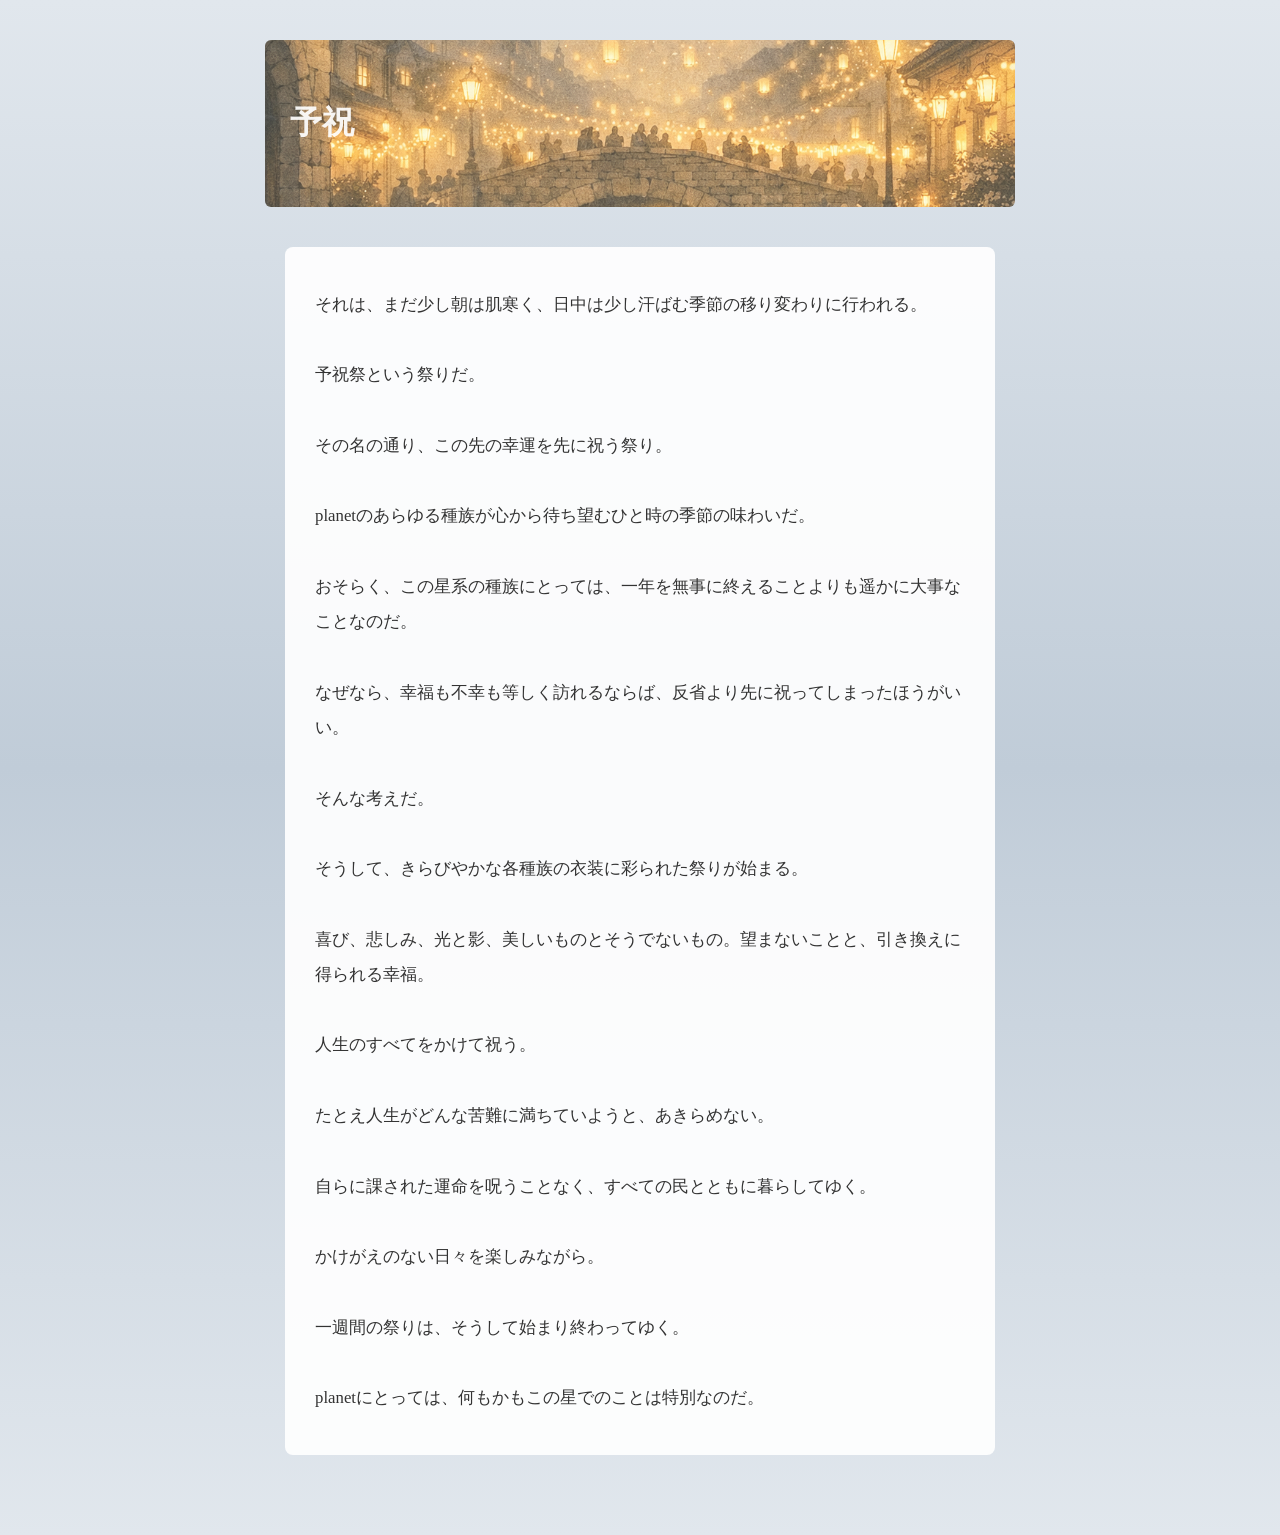
<file: novel1.html>
<!DOCTYPE html>
<html lang="ja">
<head>
<meta charset="UTF-8">
<meta name="viewport" content="width=device-width, initial-scale=1.0">
<title>planet - novel</title>
<style>
body {
  margin: 0;
  padding: 40px 0;
  background: linear-gradient(to bottom,
    rgba(180, 195, 210, 0.4),
    rgba(150, 170, 190, 0.6),
    rgba(180, 195, 210, 0.4)
  );
  font-family: "Helvetica Neue", "Noto Sans JP", sans-serif;
  color: rgba(255, 255, 255, 0.92);
}

.container {
  max-width: 650px;
  margin: 0 auto;
  line-height: 2.1;
  font-size: 1.05rem;
  padding: 0 20px;
}

.chapter-title {
  font-size: 1.4rem;
  font-weight: 300;
  margin-bottom: 10px;
}

.divider {
  width: 60px;
  height: 1px;
  background: rgba(255, 255, 255, 0.4);
  margin-bottom: 40px;
}

.container {
  background: rgba(255, 255, 255, 0.15); /* 透明白 */
  padding: 30px 25px;
  border-radius: 6px;
}.container {
  background: 
    linear-gradient(rgba(255, 255, 255, 0.22), rgba(255, 255, 255, 0.22)),
    url("予祝祭.png");
  background-size: cover;
  background-position: center;
  border-radius: 6px;
  padding: 30px 25px;
}




.title-box {
max-width: 700px;      /* ← 横幅をここで調整する（例：700px） */
  margin: 0 auto;        /* ← 中央に配置 */
  background:
    linear-gradient(rgba(255, 255, 255, 0.22), rgba(255, 255, 255, 0.22)),
    url("予祝祭.png");
  background-size: 100%;        /* ← 見切れ感を出す */
  background-position: 50% 50%; /* ← 画像の位置を意図的にズラす */
  background-repeat: no-repeat;
  padding: 40px 25px;
  border-radius: 6px;
  margin-bottom: 40px;
}

.content {
  max-width: 650px;
  margin: 0 auto;
  line-height: 2.1;
  font-size: 1.05rem;
  padding: 0 20px;
}

.content {
  max-width: 650px;
  margin: 40px auto;
  padding: 40px 30px;

  background: rgba(255, 255, 255, 0.92); /* ← ほぼ白、でも少しだけ柔らかい */
  color: #333; /* ← 読みやすい濃いグレー */
  border-radius: 8px;

  font-size: 1.05rem;
  line-height: 2.1;
  font-family: "Noto Serif JP", "Yu Mincho", serif; /* ← 読みやすくて美しい */
}



@media (max-width: 600px) {
  .content {
    padding: 25px 18px;
  }
}



</style>
</head>
<body>
<div class="title-box">
  <h1>予祝</h1>
</div>

<div class="content">


    それは、まだ少し朝は肌寒く、日中は少し汗ばむ季節の移り変わりに行われる。<br>
<br>
予祝祭という祭りだ。<br>
<br>
その名の通り、この先の幸運を先に祝う祭り。<br>
<br>
planetのあらゆる種族が心から待ち望むひと時の季節の味わいだ。<br>
<br>
おそらく、この星系の種族にとっては、一年を無事に終えることよりも遥かに大事なことなのだ。<br>
<br>
なぜなら、幸福も不幸も等しく訪れるならば、反省より先に祝ってしまったほうがいい。<br>
<br>
そんな考えだ。<br>
<br>
そうして、きらびやかな各種族の衣装に彩られた祭りが始まる。<br>
<br>
喜び、悲しみ、光と影、美しいものとそうでないもの。望まないことと、引き換えに得られる幸福。<br>
<br>
人生のすべてをかけて祝う。<br>
<br>
たとえ人生がどんな苦難に満ちていようと、あきらめない。<br>
<br>
自らに課された運命を呪うことなく、すべての民とともに暮らしてゆく。<br>
<br>
かけがえのない日々を楽しみながら。<br>
<br>
一週間の祭りは、そうして始まり終わってゆく。<br>
<br>
planetにとっては、何もかもこの星でのことは特別なのだ。<br>


</div>



</body>
</html>
</file>
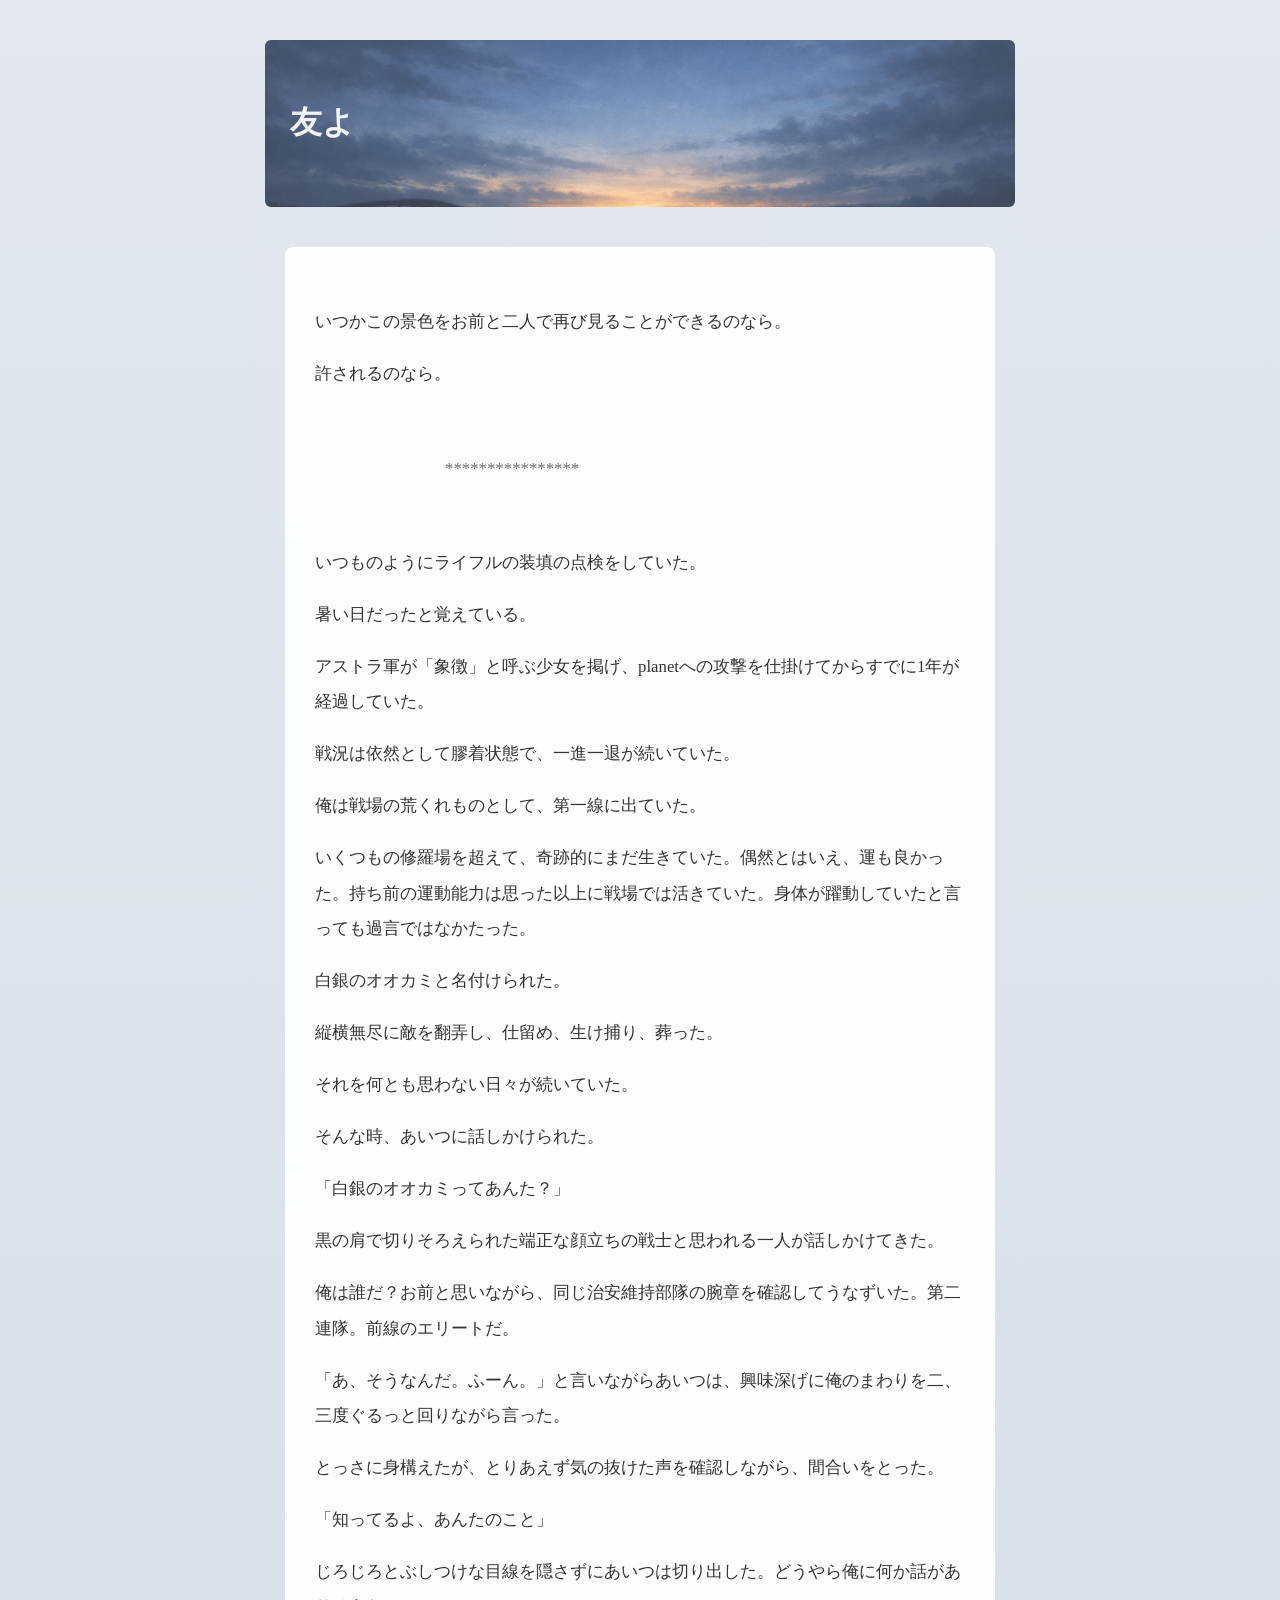
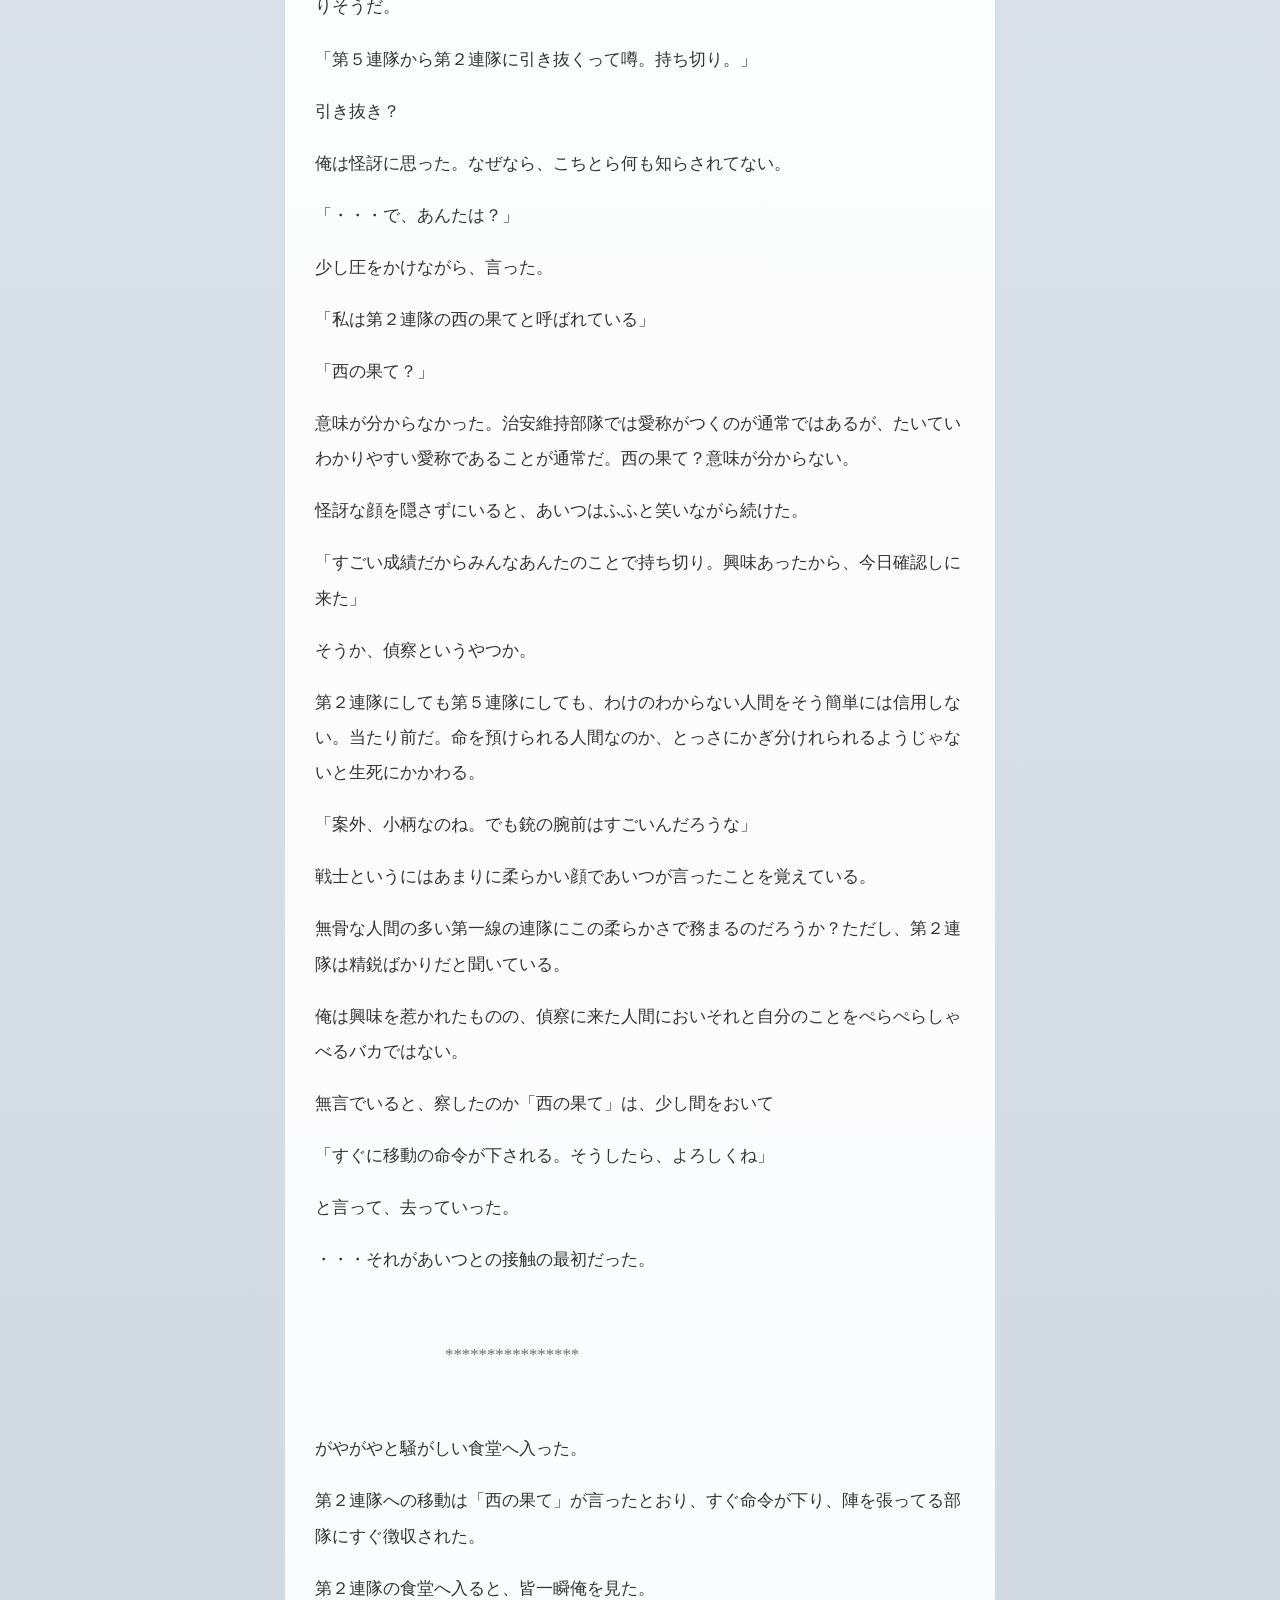
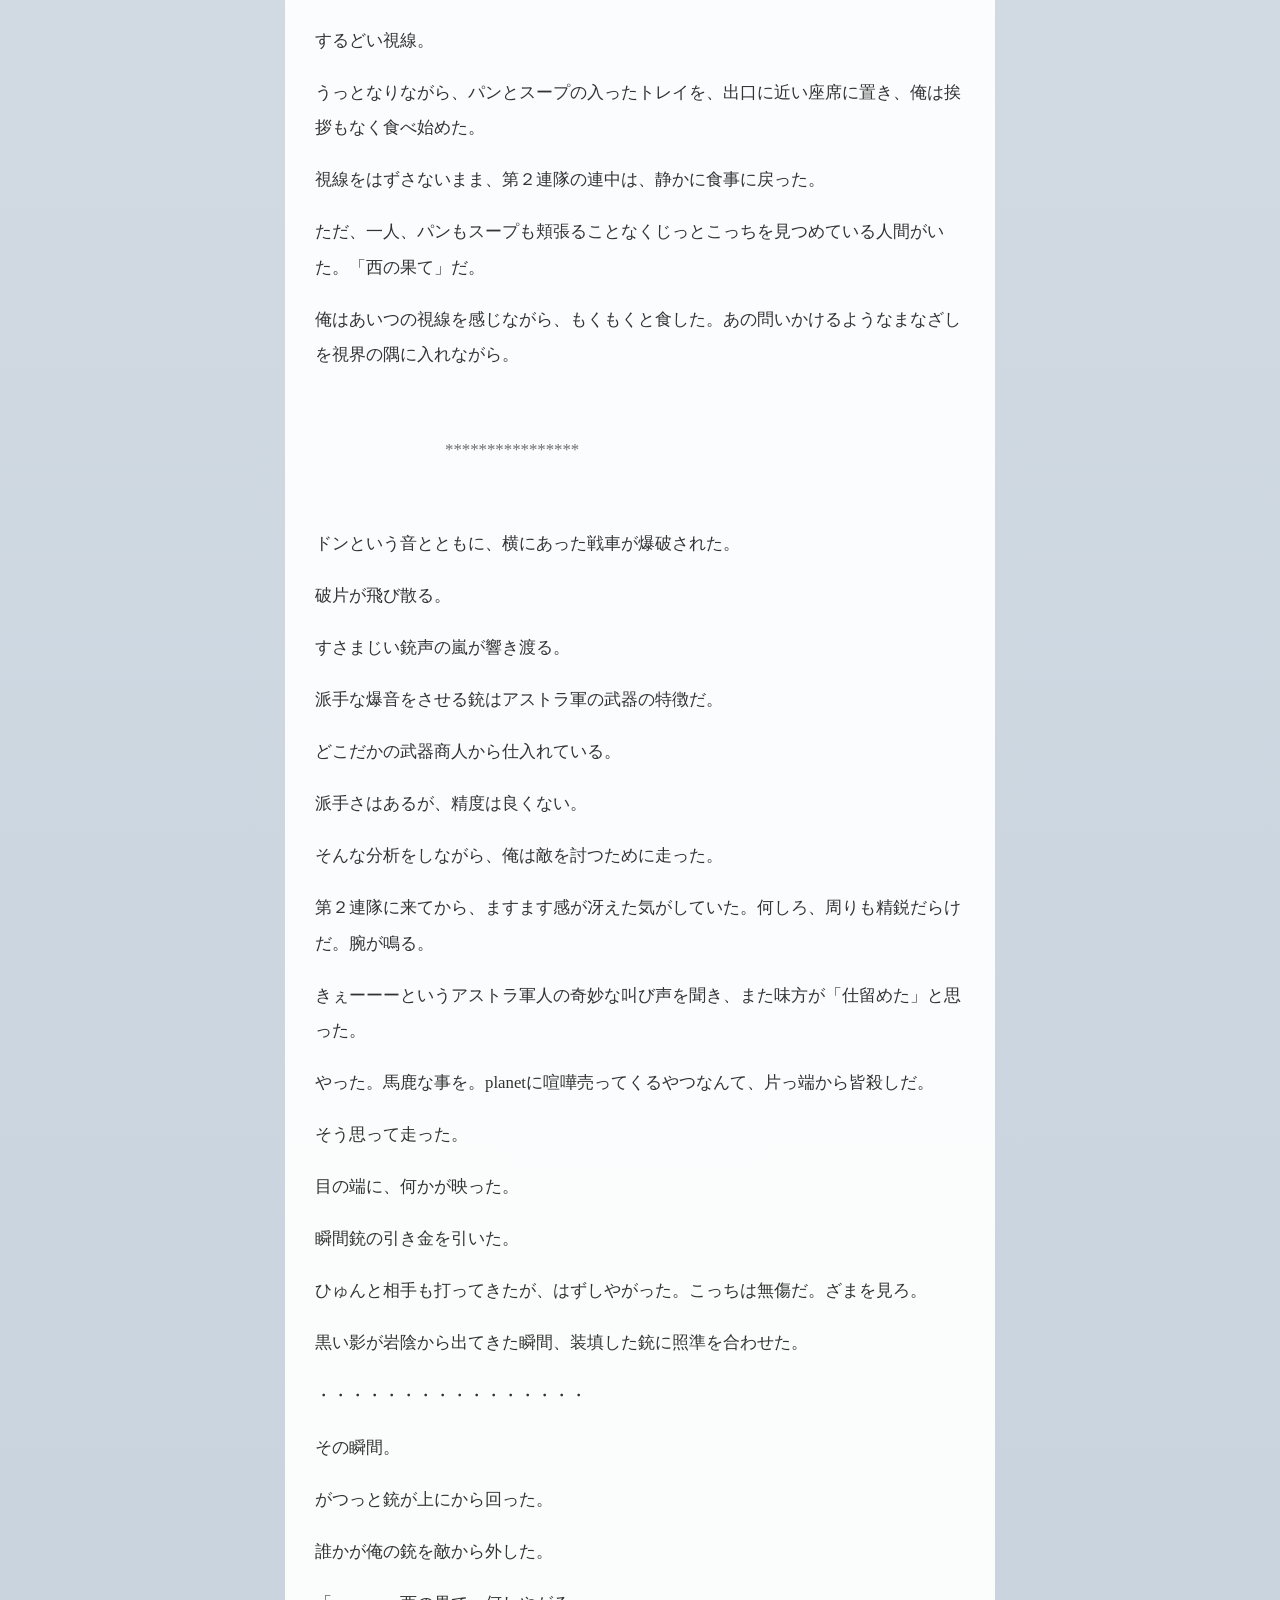
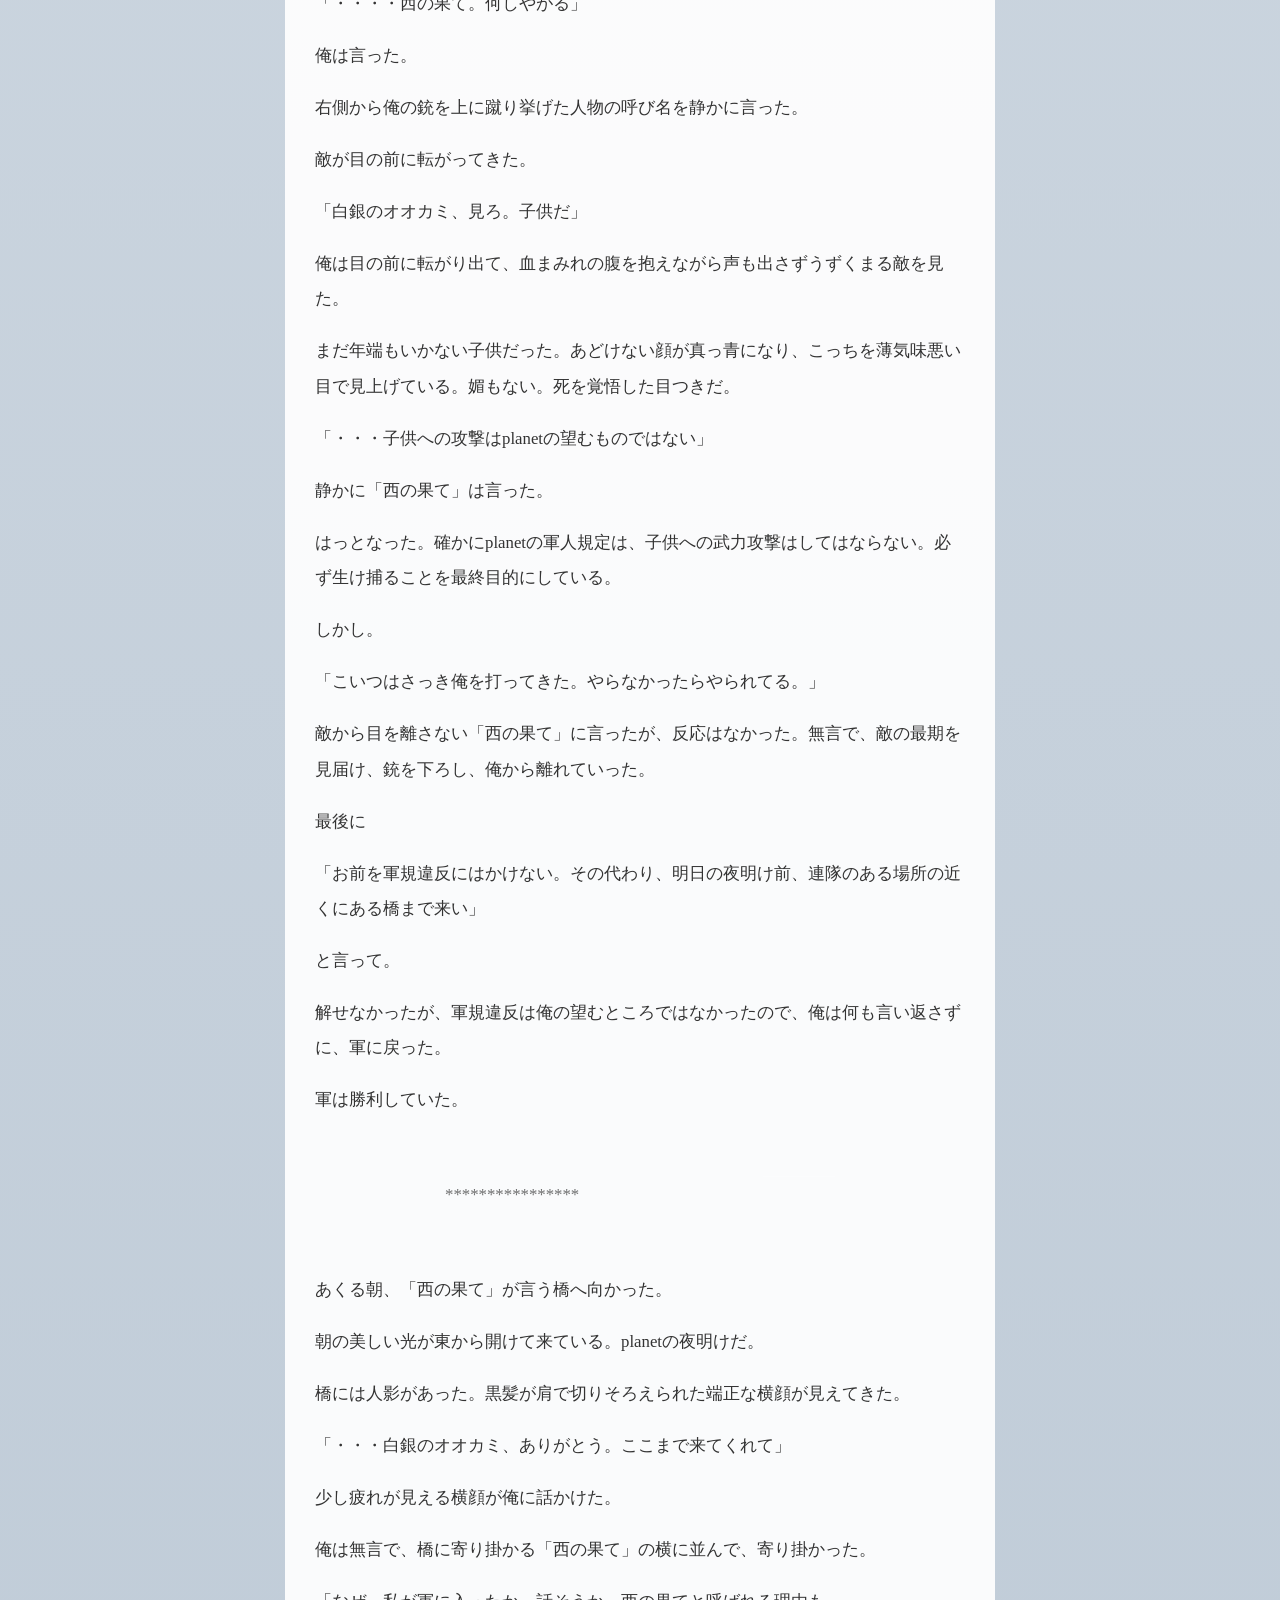
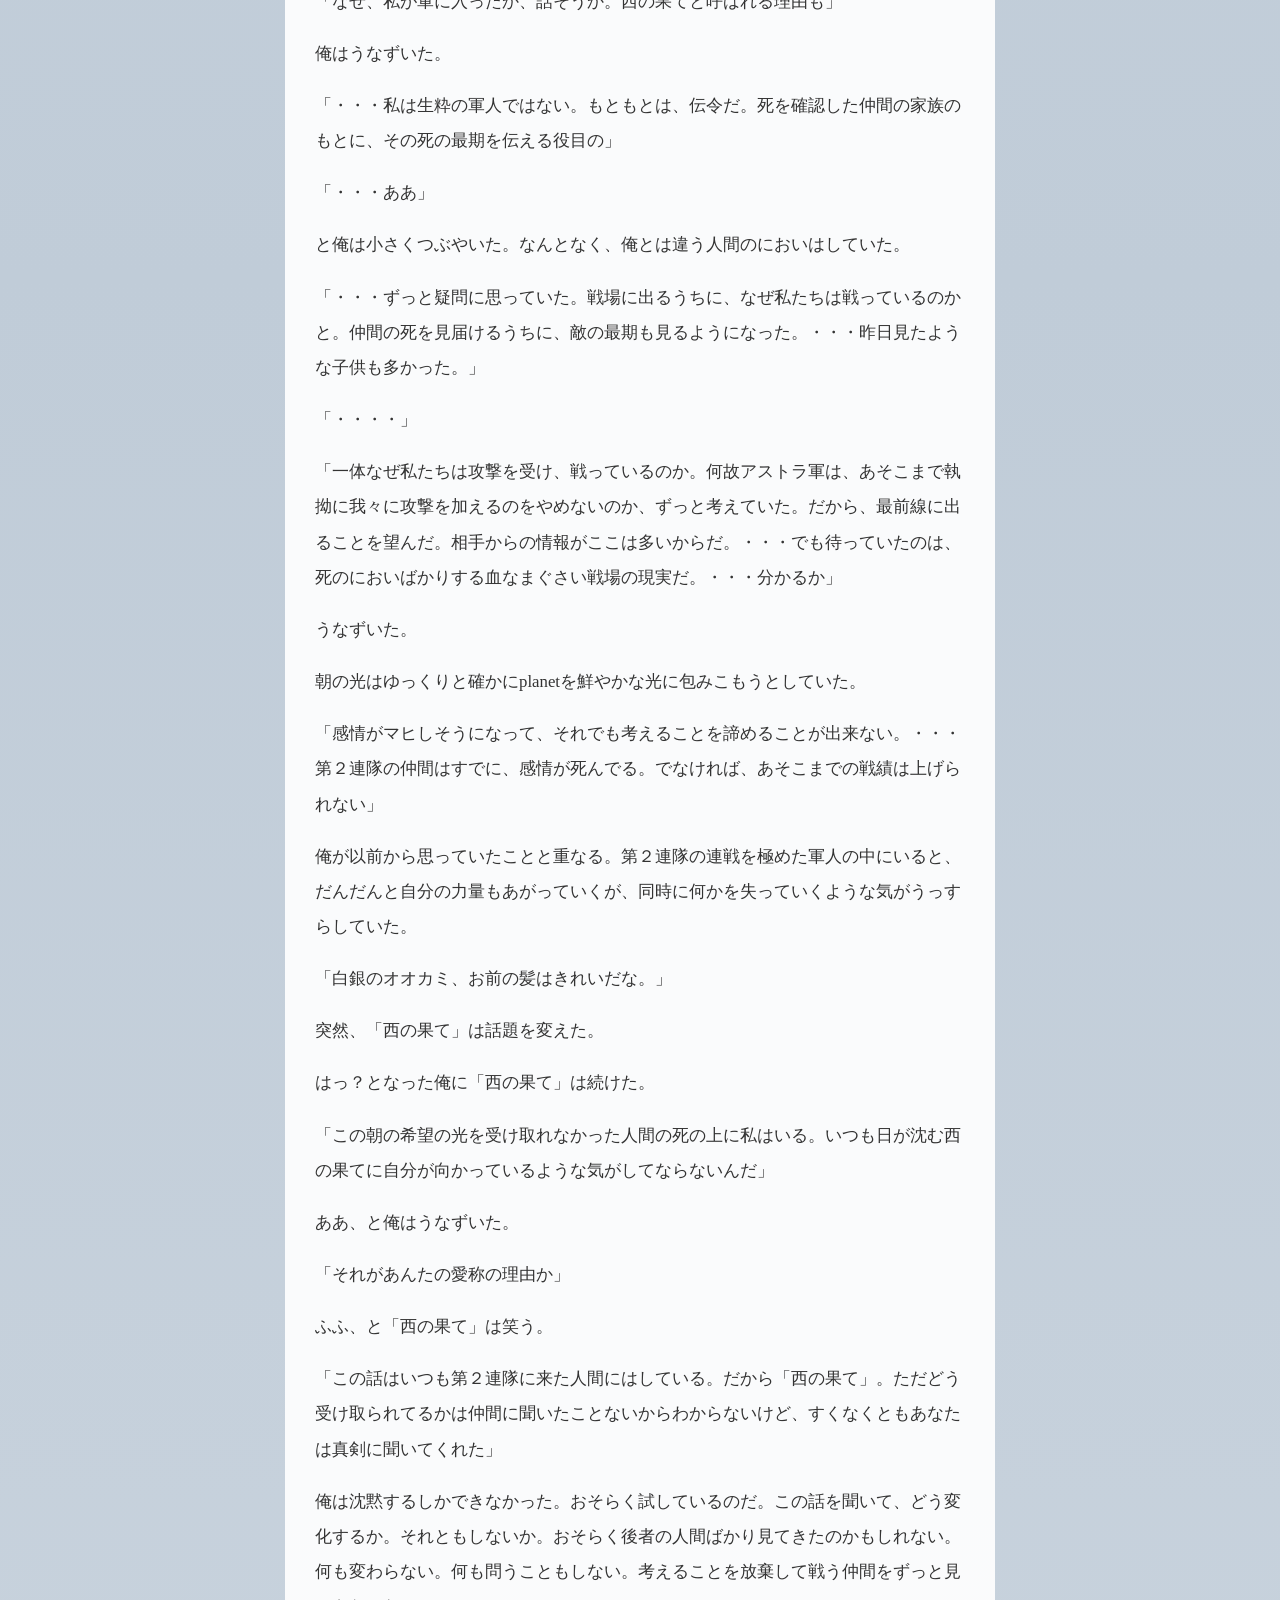
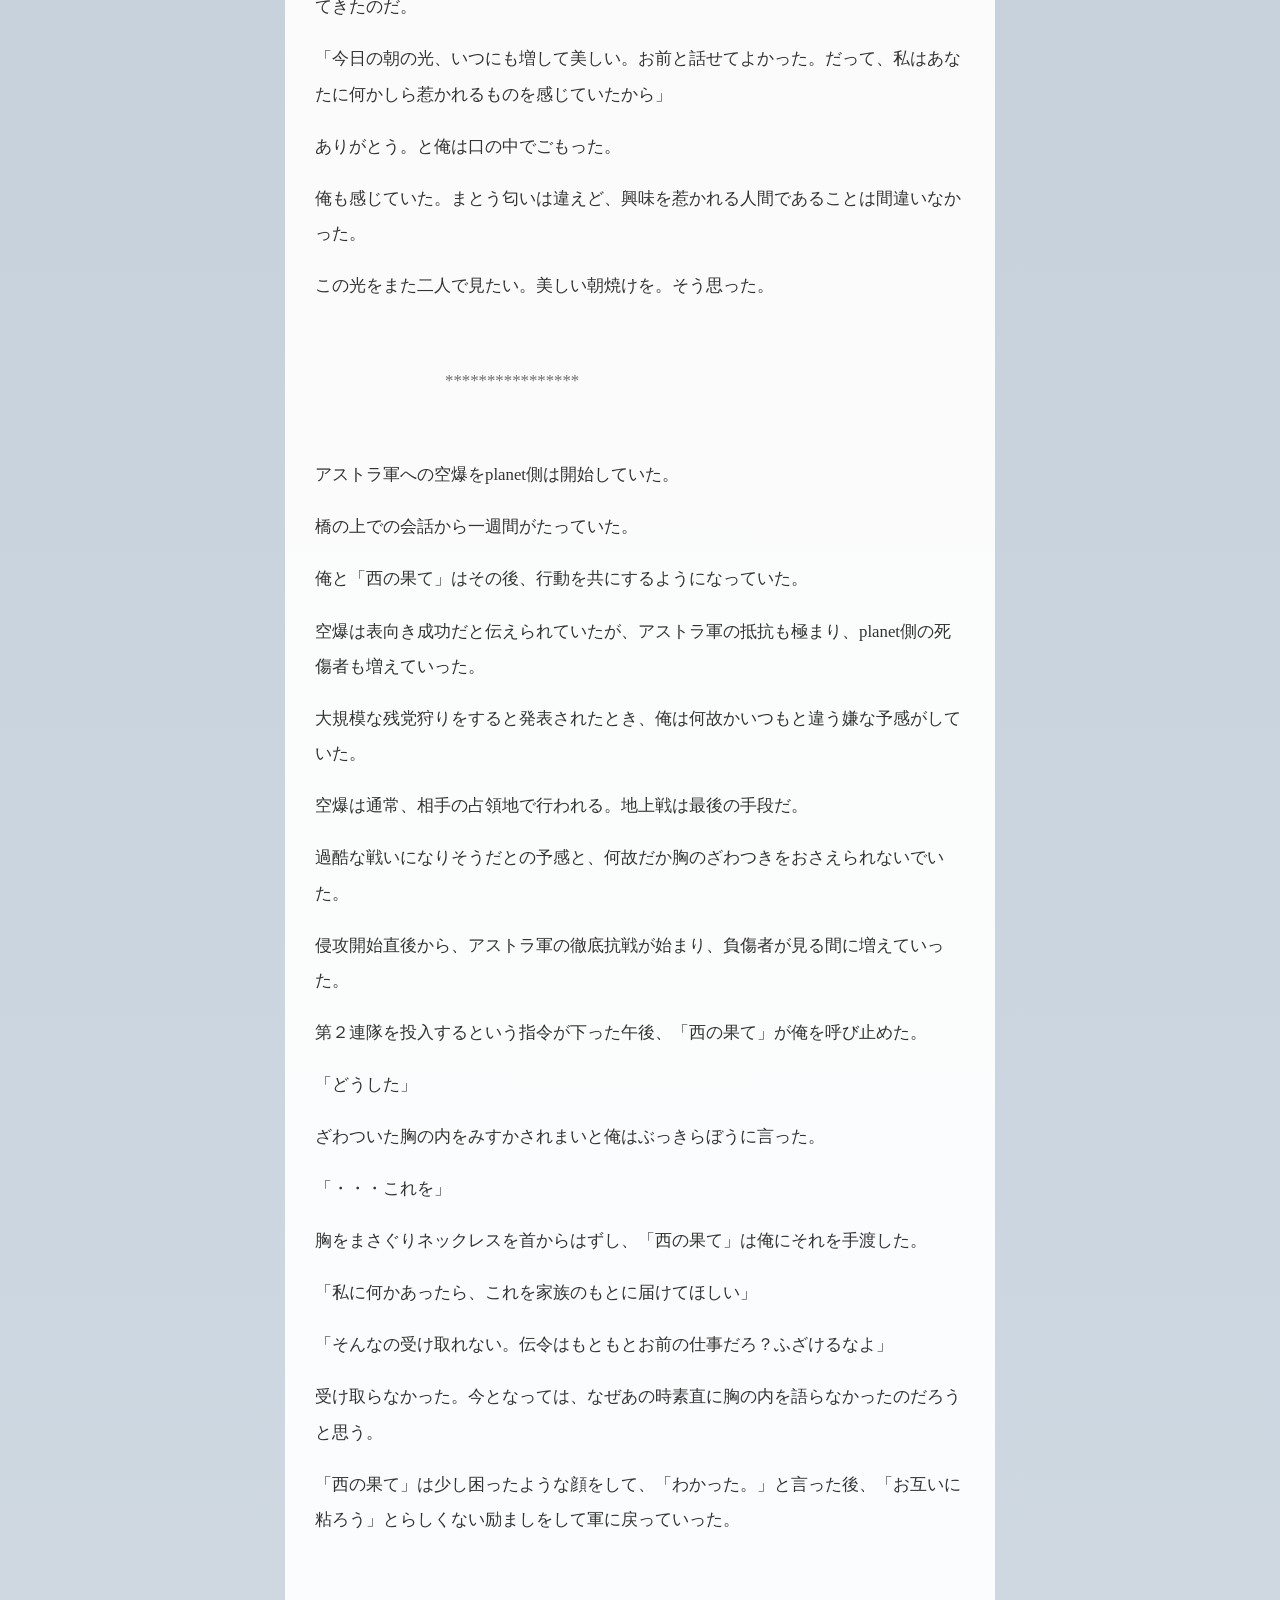
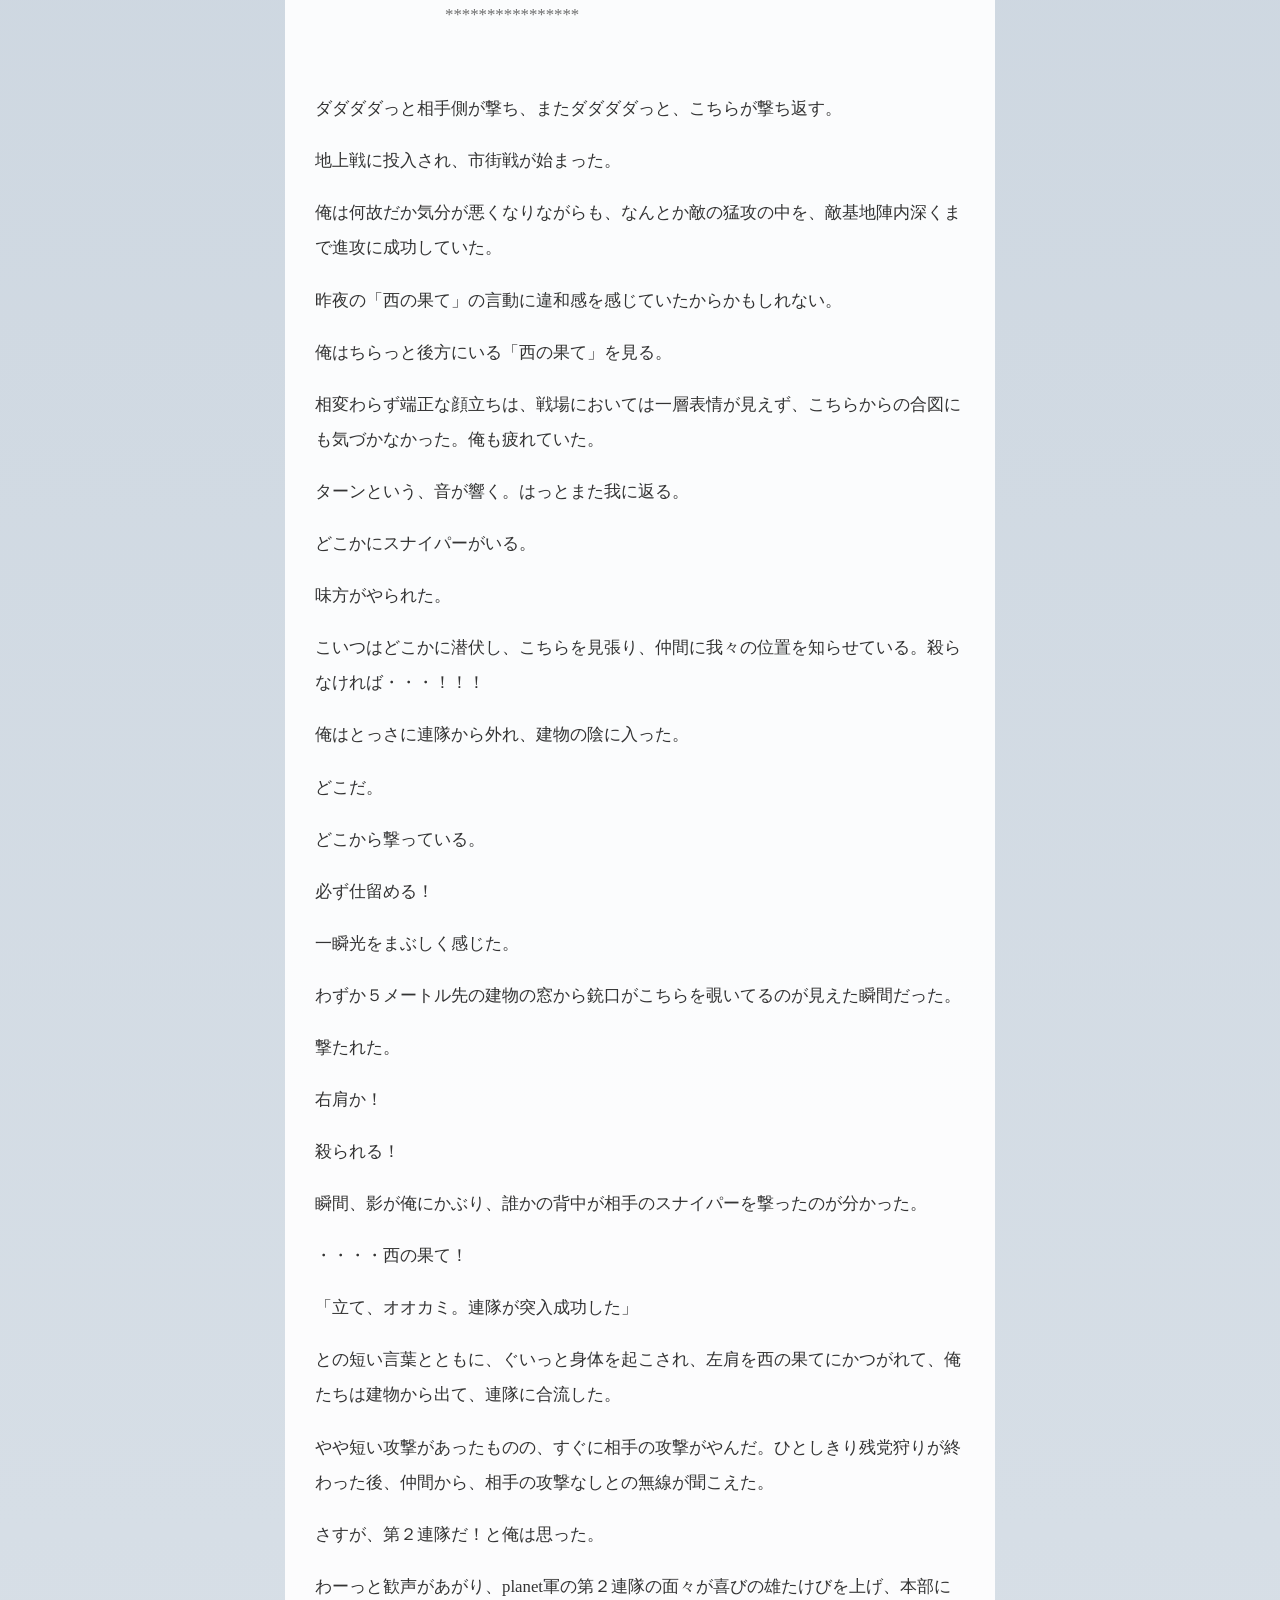
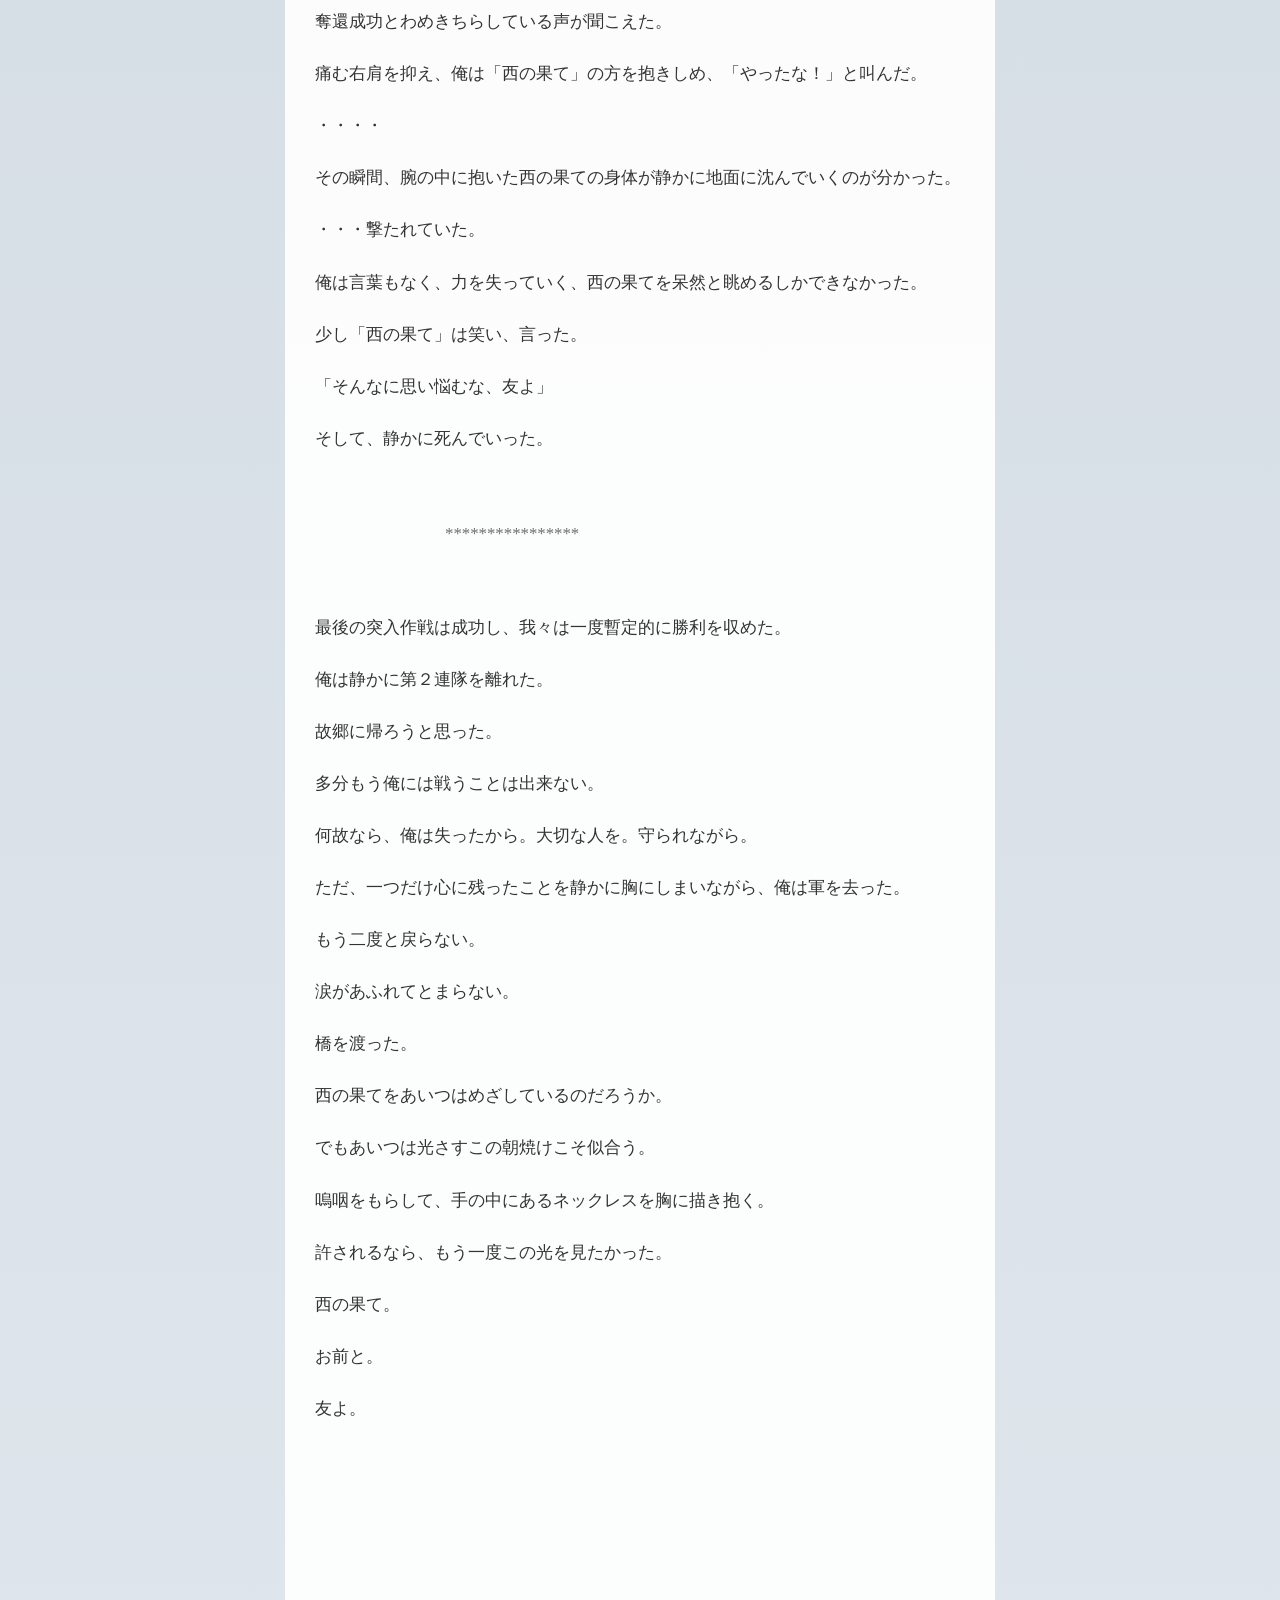
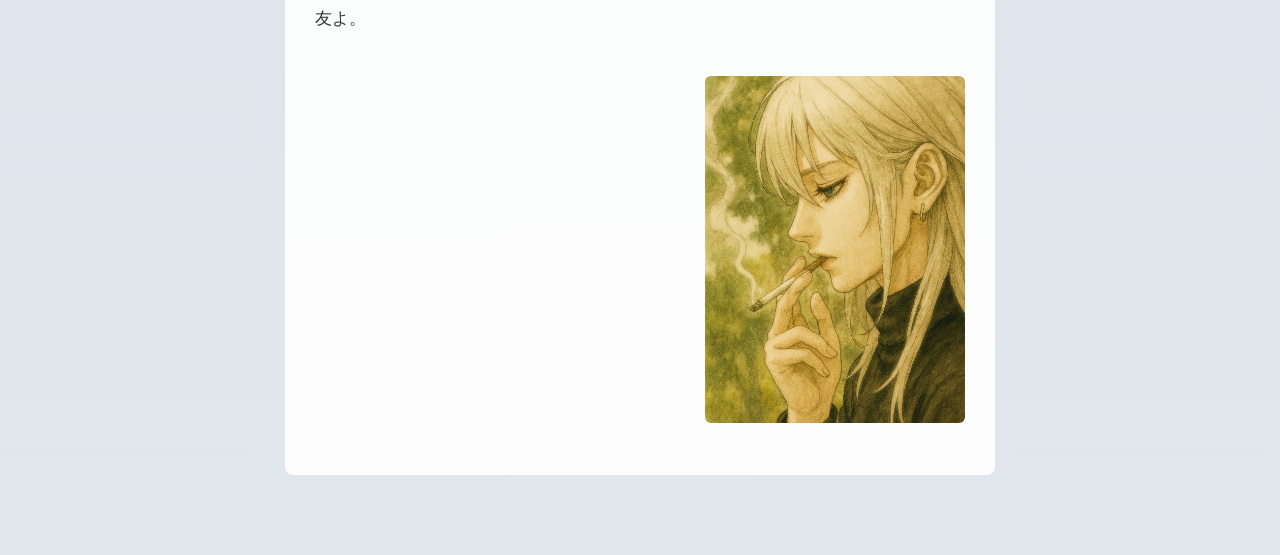
<file: novel2.html>
<!DOCTYPE html>
<html lang="ja">
<head>
<meta charset="UTF-8">
<meta name="viewport" content="width=device-width, initial-scale=1.0">
<title>planet - novel</title>
<style>
body {
  margin: 0;
  padding: 40px 0;
  background: linear-gradient(to bottom,
    rgba(180, 195, 210, 0.4),
    rgba(150, 170, 190, 0.6),
    rgba(180, 195, 210, 0.4)
  );
  font-family: "Helvetica Neue", "Noto Sans JP", sans-serif;
  color: rgba(255, 255, 255, 0.92);
}

.container {
  max-width: 650px;
  margin: 0 auto;
  line-height: 2.1;
  font-size: 1.05rem;
  padding: 0 20px;
}

.chapter-title {
  font-size: 1.4rem;
  font-weight: 300;
  margin-bottom: 10px;
}

.divider {
  width: 60px;
  height: 1px;
  background: rgba(255, 255, 255, 0.4);
  margin-bottom: 40px;
}

.container {
  background: rgba(255, 255, 255, 0.15); /* 透明白 */
  padding: 30px 25px;
  border-radius: 6px;
}.container {
  background: 
    linear-gradient(rgba(255, 255, 255, 0.22), rgba(255, 255, 255, 0.22)),
    url("Copilot_20260711_145422.png");
  background-size: cover;
  background-position: center;
  border-radius: 6px;
  padding: 30px 25px;
}




.title-box {
max-width: 700px;      /* ← 横幅をここで調整する（例：700px） */
  margin: 0 auto;        /* ← 中央に配置 */
  background:
    linear-gradient(rgba(255, 255, 255, 0.22), rgba(255, 255, 255, 0.22)),
    url("Copilot_20260711_145422.png");
  background-size: 100%;        /* ← 見切れ感を出す */
  background-position: 50% 50%; /* ← 画像の位置を意図的にズラす */
  background-repeat: no-repeat;
  padding: 40px 25px;
  border-radius: 6px;
  margin-bottom: 40px;
}

.content {
  max-width: 650px;
  margin: 0 auto;
  line-height: 2.1;
  font-size: 1.05rem;
  padding: 0 20px;
}

.content {
  max-width: 650px;
  margin: 40px auto;
  padding: 40px 30px;

  background: rgba(255, 255, 255, 0.92); /* ← ほぼ白、でも少しだけ柔らかい */
  color: #333; /* ← 読みやすい濃いグレー */
  border-radius: 8px;

  font-size: 1.05rem;
  line-height: 2.1;
  font-family: "Noto Serif JP", "Yu Mincho", serif; /* ← 読みやすくて美しい */
}

.scene-shift {
  width: 60%;
  margin: 3.5em auto;
  border-top: 1px solid rgba(255, 255, 255, 0.18);
  opacity: 0.7;
}


.title-box {
  background: 
    linear-gradient(rgba(255, 255, 255, 0.22), rgba(255, 255, 255, 0.22)),
    url("Copilot_20260711_145422.png"); /* ← あなたのイラストのファイル名に変更 */
  background-size: cover;
  background-position: 50% 70%; /* ← 光の帯を中央より少し下に配置 */
  background-repeat: no-repeat;
  padding: 40px 25px;
  border-radius: 6px;
  margin-bottom: 40px;
}





@media (max-width: 600px) {
  .content {
    padding: 25px 18px;
  }
}

@media (max-width: 600px) {
  .title-box {
    background-size: cover;
    background-position: center;
    padding: 30px 20px; /* ← 少しだけ縮めると余白が消える */
  }
}




</style>
</head>
<body>
<div class="title-box">
  <h1>友よ</h1>
</div>

<div class="content">

<p class="planet-text">いつかこの景色をお前と二人で再び見ることができるのなら。</p>
<p class="planet-text">許されるのなら。</p>

<div class="scene-shift">****************</div>

<p class="planet-text">いつものようにライフルの装填の点検をしていた。</p>
<p class="planet-text">暑い日だったと覚えている。</p>
<p class="planet-text">アストラ軍が「象徴」と呼ぶ少女を掲げ、planetへの攻撃を仕掛けてからすでに1年が経過していた。</p>
<p class="planet-text">戦況は依然として膠着状態で、一進一退が続いていた。</p>

<p class="planet-text">俺は戦場の荒くれものとして、第一線に出ていた。</p>
<p class="planet-text">いくつもの修羅場を超えて、奇跡的にまだ生きていた。偶然とはいえ、運も良かった。持ち前の運動能力は思った以上に戦場では活きていた。身体が躍動していたと言っても過言ではなかたった。</p>

<p class="planet-text">白銀のオオカミと名付けられた。</p>
<p class="planet-text">縦横無尽に敵を翻弄し、仕留め、生け捕り、葬った。</p>
<p class="planet-text">それを何とも思わない日々が続いていた。</p>

<p class="planet-text">そんな時、あいつに話しかけられた。</p>

<p class="planet-text">「白銀のオオカミってあんた？」</p>

<p class="planet-text">黒の肩で切りそろえられた端正な顔立ちの戦士と思われる一人が話しかけてきた。</p>

<p class="planet-text">俺は誰だ？お前と思いながら、同じ治安維持部隊の腕章を確認してうなずいた。第二連隊。前線のエリートだ。</p>

<p class="planet-text">「あ、そうなんだ。ふーん。」と言いながらあいつは、興味深げに俺のまわりを二、三度ぐるっと回りながら言った。</p>

<p class="planet-text">とっさに身構えたが、とりあえず気の抜けた声を確認しながら、間合いをとった。</p>

<p class="planet-text">「知ってるよ、あんたのこと」</p>

<p class="planet-text">じろじろとぶしつけな目線を隠さずにあいつは切り出した。どうやら俺に何か話がありそうだ。</p>

<p class="planet-text">「第５連隊から第２連隊に引き抜くって噂。持ち切り。」</p>

<p class="planet-text">引き抜き？</p>

<p class="planet-text">俺は怪訝に思った。なぜなら、こちとら何も知らされてない。</p>

<p class="planet-text">「・・・で、あんたは？」</p>

<p class="planet-text">少し圧をかけながら、言った。</p>

<p class="planet-text">「私は第２連隊の西の果てと呼ばれている」</p>

<p class="planet-text">「西の果て？」</p>

<p class="planet-text">意味が分からなかった。治安維持部隊では愛称がつくのが通常ではあるが、たいていわかりやすい愛称であることが通常だ。西の果て？意味が分からない。</p>

<p class="planet-text">怪訝な顔を隠さずにいると、あいつはふふと笑いながら続けた。</p>

<p class="planet-text">「すごい成績だからみんなあんたのことで持ち切り。興味あったから、今日確認しに来た」</p>

<p class="planet-text">そうか、偵察というやつか。</p>

<p class="planet-text">第２連隊にしても第５連隊にしても、わけのわからない人間をそう簡単には信用しない。当たり前だ。命を預けられる人間なのか、とっさにかぎ分けれられるようじゃないと生死にかかわる。</p>

<p class="planet-text">「案外、小柄なのね。でも銃の腕前はすごいんだろうな」</p>

<p class="planet-text">戦士というにはあまりに柔らかい顔であいつが言ったことを覚えている。</p>

<p class="planet-text">無骨な人間の多い第一線の連隊にこの柔らかさで務まるのだろうか？ただし、第２連隊は精鋭ばかりだと聞いている。</p>

<p class="planet-text">俺は興味を惹かれたものの、偵察に来た人間においそれと自分のことをぺらぺらしゃべるバカではない。</p>

<p class="planet-text">無言でいると、察したのか「西の果て」は、少し間をおいて</p>

<p class="planet-text">「すぐに移動の命令が下される。そうしたら、よろしくね」</p>

<p class="planet-text">と言って、去っていった。</p>

<p class="planet-text">・・・それがあいつとの接触の最初だった。</p>

<div class="scene-shift">****************</div>

<p class="planet-text">がやがやと騒がしい食堂へ入った。</p>
<p class="planet-text">第２連隊への移動は「西の果て」が言ったとおり、すぐ命令が下り、陣を張ってる部隊にすぐ徴収された。</p>

<p class="planet-text">第２連隊の食堂へ入ると、皆一瞬俺を見た。</p>
<p class="planet-text">するどい視線。</p>

<p class="planet-text">うっとなりながら、パンとスープの入ったトレイを、出口に近い座席に置き、俺は挨拶もなく食べ始めた。</p>

<p class="planet-text">視線をはずさないまま、第２連隊の連中は、静かに食事に戻った。</p>

<p class="planet-text">ただ、一人、パンもスープも頬張ることなくじっとこっちを見つめている人間がいた。「西の果て」だ。</p>

<p class="planet-text">俺はあいつの視線を感じながら、もくもくと食した。あの問いかけるようなまなざしを視界の隅に入れながら。</p>

<div class="scene-shift">****************</div>

<p class="planet-text">ドンという音とともに、横にあった戦車が爆破された。</p>
<p class="planet-text">破片が飛び散る。</p>
<p class="planet-text">すさまじい銃声の嵐が響き渡る。</p>

<p class="planet-text">派手な爆音をさせる銃はアストラ軍の武器の特徴だ。</p>
<p class="planet-text">どこだかの武器商人から仕入れている。</p>
<p class="planet-text">派手さはあるが、精度は良くない。</p>

<p class="planet-text">そんな分析をしながら、俺は敵を討つために走った。</p>

<p class="planet-text">第２連隊に来てから、ますます感が冴えた気がしていた。何しろ、周りも精鋭だらけだ。腕が鳴る。</p>

<p class="planet-text">きぇーーーというアストラ軍人の奇妙な叫び声を聞き、また味方が「仕留めた」と思った。</p>

<p class="planet-text">やった。馬鹿な事を。planetに喧嘩売ってくるやつなんて、片っ端から皆殺しだ。</p>

<p class="planet-text">そう思って走った。</p>

<p class="planet-text">目の端に、何かが映った。</p>

<p class="planet-text">瞬間銃の引き金を引いた。</p>

<p class="planet-text">ひゅんと相手も打ってきたが、はずしやがった。こっちは無傷だ。ざまを見ろ。</p>

<p class="planet-text">黒い影が岩陰から出てきた瞬間、装填した銃に照準を合わせた。</p>

<p class="planet-text">・・・・・・・・・・・・・・・・</p>

<p class="planet-text">その瞬間。</p>

<p class="planet-text">がつっと銃が上にから回った。</p>

<p class="planet-text">誰かが俺の銃を敵から外した。</p>

<p class="planet-text">「・・・・西の果て。何しやがる」</p>

<p class="planet-text">俺は言った。</p>

<p class="planet-text">右側から俺の銃を上に蹴り挙げた人物の呼び名を静かに言った。</p>

<p class="planet-text">敵が目の前に転がってきた。</p>

<p class="planet-text">「白銀のオオカミ、見ろ。子供だ」</p>

<p class="planet-text">俺は目の前に転がり出て、血まみれの腹を抱えながら声も出さずうずくまる敵を見た。</p>

<p class="planet-text">まだ年端もいかない子供だった。あどけない顔が真っ青になり、こっちを薄気味悪い目で見上げている。媚もない。死を覚悟した目つきだ。</p>

<p class="planet-text">「・・・子供への攻撃はplanetの望むものではない」</p>

<p class="planet-text">静かに「西の果て」は言った。</p>

<p class="planet-text">はっとなった。確かにplanetの軍人規定は、子供への武力攻撃はしてはならない。必ず生け捕ることを最終目的にしている。</p>

<p class="planet-text">しかし。</p>

<p class="planet-text">「こいつはさっき俺を打ってきた。やらなかったらやられてる。」</p>

<p class="planet-text">敵から目を離さない「西の果て」に言ったが、反応はなかった。無言で、敵の最期を見届け、銃を下ろし、俺から離れていった。</p>

<p class="planet-text">最後に</p>

<p class="planet-text">「お前を軍規違反にはかけない。その代わり、明日の夜明け前、連隊のある場所の近くにある橋まで来い」</p>

<p class="planet-text">と言って。</p>

<p class="planet-text">解せなかったが、軍規違反は俺の望むところではなかったので、俺は何も言い返さずに、軍に戻った。</p>

<p class="planet-text">軍は勝利していた。</p>

<div class="scene-shift">****************</div>

<p class="planet-text">あくる朝、「西の果て」が言う橋へ向かった。</p>

<p class="planet-text">朝の美しい光が東から開けて来ている。planetの夜明けだ。</p>

<p class="planet-text">橋には人影があった。黒髪が肩で切りそろえられた端正な横顔が見えてきた。</p>

<p class="planet-text">「・・・白銀のオオカミ、ありがとう。ここまで来てくれて」</p>

<p class="planet-text">少し疲れが見える横顔が俺に話かけた。</p>

<p class="planet-text">俺は無言で、橋に寄り掛かる「西の果て」の横に並んで、寄り掛かった。</p>

<p class="planet-text">「なぜ、私が軍に入ったか、話そうか。西の果てと呼ばれる理由も」</p>

<p class="planet-text">俺はうなずいた。</p>

<p class="planet-text">「・・・私は生粋の軍人ではない。もともとは、伝令だ。死を確認した仲間の家族のもとに、その死の最期を伝える役目の」</p>

<p class="planet-text">「・・・ああ」</p>

<p class="planet-text">と俺は小さくつぶやいた。なんとなく、俺とは違う人間のにおいはしていた。</p>

<p class="planet-text">「・・・ずっと疑問に思っていた。戦場に出るうちに、なぜ私たちは戦っているのかと。仲間の死を見届けるうちに、敵の最期も見るようになった。・・・昨日見たような子供も多かった。」</p>

<p class="planet-text">「・・・・」</p>

<p class="planet-text">「一体なぜ私たちは攻撃を受け、戦っているのか。何故アストラ軍は、あそこまで執拗に我々に攻撃を加えるのをやめないのか、ずっと考えていた。だから、最前線に出ることを望んだ。相手からの情報がここは多いからだ。・・・でも待っていたのは、死のにおいばかりする血なまぐさい戦場の現実だ。・・・分かるか」</p>

<p class="planet-text">うなずいた。</p>

<p class="planet-text">朝の光はゆっくりと確かにplanetを鮮やかな光に包みこもうとしていた。</p>

<p class="planet-text">「感情がマヒしそうになって、それでも考えることを諦めることが出来ない。・・・第２連隊の仲間はすでに、感情が死んでる。でなければ、あそこまでの戦績は上げられない」</p>

<p class="planet-text">俺が以前から思っていたことと重なる。第２連隊の連戦を極めた軍人の中にいると、だんだんと自分の力量もあがっていくが、同時に何かを失っていくような気がうっすらしていた。</p>

<p class="planet-text">「白銀のオオカミ、お前の髪はきれいだな。」</p>

<p class="planet-text">突然、「西の果て」は話題を変えた。</p>

<p class="planet-text">はっ？となった俺に「西の果て」は続けた。</p>

<p class="planet-text">「この朝の希望の光を受け取れなかった人間の死の上に私はいる。いつも日が沈む西の果てに自分が向かっているような気がしてならないんだ」</p>

<p class="planet-text">ああ、と俺はうなずいた。</p>

<p class="planet-text">「それがあんたの愛称の理由か」</p>

<p class="planet-text">ふふ、と「西の果て」は笑う。</p>

<p class="planet-text">「この話はいつも第２連隊に来た人間にはしている。だから「西の果て」。ただどう受け取られてるかは仲間に聞いたことないからわからないけど、すくなくともあなたは真剣に聞いてくれた」</p>

<p class="planet-text">俺は沈黙するしかできなかった。おそらく試しているのだ。この話を聞いて、どう変化するか。それともしないか。おそらく後者の人間ばかり見てきたのかもしれない。何も変わらない。何も問うこともしない。考えることを放棄して戦う仲間をずっと見てきたのだ。</p>

<p class="planet-text">「今日の朝の光、いつにも増して美しい。お前と話せてよかった。だって、私はあなたに何かしら惹かれるものを感じていたから」</p>

<p class="planet-text">ありがとう。と俺は口の中でごもった。</p>

<p class="planet-text">俺も感じていた。まとう匂いは違えど、興味を惹かれる人間であることは間違いなかった。</p>

<p class="planet-text">この光をまた二人で見たい。美しい朝焼けを。そう思った。</p>

<div class="scene-shift">****************</div>

<p class="planet-text">アストラ軍への空爆をplanet側は開始していた。</p>

<p class="planet-text">橋の上での会話から一週間がたっていた。</p>

<p class="planet-text">俺と「西の果て」はその後、行動を共にするようになっていた。</p>

<p class="planet-text">空爆は表向き成功だと伝えられていたが、アストラ軍の抵抗も極まり、planet側の死傷者も増えていった。</p>

<p class="planet-text">大規模な残党狩りをすると発表されたとき、俺は何故かいつもと違う嫌な予感がしていた。</p>

<p class="planet-text">空爆は通常、相手の占領地で行われる。地上戦は最後の手段だ。</p>

<p class="planet-text">過酷な戦いになりそうだとの予感と、何故だか胸のざわつきをおさえられないでいた。</p>

<p class="planet-text">侵攻開始直後から、アストラ軍の徹底抗戦が始まり、負傷者が見る間に増えていった。</p>

<p class="planet-text">第２連隊を投入するという指令が下った午後、「西の果て」が俺を呼び止めた。</p>

<p class="planet-text">「どうした」</p>

<p class="planet-text">ざわついた胸の内をみすかされまいと俺はぶっきらぼうに言った。</p>

<p class="planet-text">「・・・これを」</p>

<p class="planet-text">胸をまさぐりネックレスを首からはずし、「西の果て」は俺にそれを手渡した。</p>

<p class="planet-text">「私に何かあったら、これを家族のもとに届けてほしい」</p>

<p class="planet-text">「そんなの受け取れない。伝令はもともとお前の仕事だろ？ふざけるなよ」</p>

<p class="planet-text">受け取らなかった。今となっては、なぜあの時素直に胸の内を語らなかったのだろうと思う。</p>

<p class="planet-text">「西の果て」は少し困ったような顔をして、「わかった。」と言った後、「お互いに粘ろう」とらしくない励ましをして軍に戻っていった。</p>

<div class="scene-shift">****************</div>

<p class="planet-text">ダダダダっと相手側が撃ち、またダダダダっと、こちらが撃ち返す。</p>

<p class="planet-text">地上戦に投入され、市街戦が始まった。</p>

<p class="planet-text">俺は何故だか気分が悪くなりながらも、なんとか敵の猛攻の中を、敵基地陣内深くまで進攻に成功していた。</p>

<p class="planet-text">昨夜の「西の果て」の言動に違和感を感じていたからかもしれない。</p>

<p class="planet-text">俺はちらっと後方にいる「西の果て」を見る。</p>

<p class="planet-text">相変わらず端正な顔立ちは、戦場においては一層表情が見えず、こちらからの合図にも気づかなかった。俺も疲れていた。</p>

<p class="planet-text">ターンという、音が響く。はっとまた我に返る。</p>

<p class="planet-text">どこかにスナイパーがいる。</p>

<p class="planet-text">味方がやられた。</p>

<p class="planet-text">こいつはどこかに潜伏し、こちらを見張り、仲間に我々の位置を知らせている。殺らなければ・・・！！！</p>

<p class="planet-text">俺はとっさに連隊から外れ、建物の陰に入った。</p>

<p class="planet-text">どこだ。</p>
<p class="planet-text">どこから撃っている。</p>

<p class="planet-text">必ず仕留める！</p>

<p class="planet-text">一瞬光をまぶしく感じた。</p>

<p class="planet-text">わずか５メートル先の建物の窓から銃口がこちらを覗いてるのが見えた瞬間だった。</p>

<p class="planet-text">撃たれた。</p>

<p class="planet-text">右肩か！</p>

<p class="planet-text">殺られる！</p>

<p class="planet-text">瞬間、影が俺にかぶり、誰かの背中が相手のスナイパーを撃ったのが分かった。</p>

<p class="planet-text">・・・・西の果て！</p>

<p class="planet-text">「立て、オオカミ。連隊が突入成功した」</p>

<p class="planet-text">との短い言葉とともに、ぐいっと身体を起こされ、左肩を西の果てにかつがれて、俺たちは建物から出て、連隊に合流した。</p>

<p class="planet-text">やや短い攻撃があったものの、すぐに相手の攻撃がやんだ。ひとしきり残党狩りが終わった後、仲間から、相手の攻撃なしとの無線が聞こえた。</p>

<p class="planet-text">さすが、第２連隊だ！と俺は思った。</p>

<p class="planet-text">わーっと歓声があがり、planet軍の第２連隊の面々が喜びの雄たけびを上げ、本部に奪還成功とわめきちらしている声が聞こえた。</p>

<p class="planet-text">痛む右肩を抑え、俺は「西の果て」の方を抱きしめ、「やったな！」と叫んだ。</p>

<p class="planet-text">・・・・</p>

<p class="planet-text">その瞬間、腕の中に抱いた西の果ての身体が静かに地面に沈んでいくのが分かった。</p>

<p class="planet-text">・・・撃たれていた。</p>

<p class="planet-text">俺は言葉もなく、力を失っていく、西の果てを呆然と眺めるしかできなかった。</p>

<p class="planet-text">少し「西の果て」は笑い、言った。</p>

<p class="planet-text">「そんなに思い悩むな、友よ」</p>

<p class="planet-text">そして、静かに死んでいった。</p>

<div class="scene-shift">****************</div>

<p class="planet-text">最後の突入作戦は成功し、我々は一度暫定的に勝利を収めた。</p>

<p class="planet-text">俺は静かに第２連隊を離れた。</p>

<p class="planet-text">故郷に帰ろうと思った。</p>

<p class="planet-text">多分もう俺には戦うことは出来ない。</p>

<p class="planet-text">何故なら、俺は失ったから。大切な人を。守られながら。</p>

<p class="planet-text">ただ、一つだけ心に残ったことを静かに胸にしまいながら、俺は軍を去った。</p>

<p class="planet-text">もう二度と戻らない。</p>

<p class="planet-text">涙があふれてとまらない。</p>

<p class="planet-text">橋を渡った。</p>

<p class="planet-text">西の果てをあいつはめざしているのだろうか。</p>

<p class="planet-text">でもあいつは光さすこの朝焼けこそ似合う。</p>

<p class="planet-text">嗚咽をもらして、手の中にあるネックレスを胸に描き抱く。</p>

<p class="planet-text">許されるなら、もう一度この光を見たかった。</p>

<p class="planet-text">西の果て。</p>

<p class="planet-text">お前と。</p>

<p class="planet-text">友よ。</p>

<br>
<br>
<br>
<br>

<p class="planet-text">友よ。</p>


<div style="text-align: right; margin-top: 40px;">
  <img src="918602D4-EC16-43F7-8349-486D54DA319B.JPG" alt="" style="width: 260px; border-radius: 6px;">
</div>





</body>
</html>
</file>
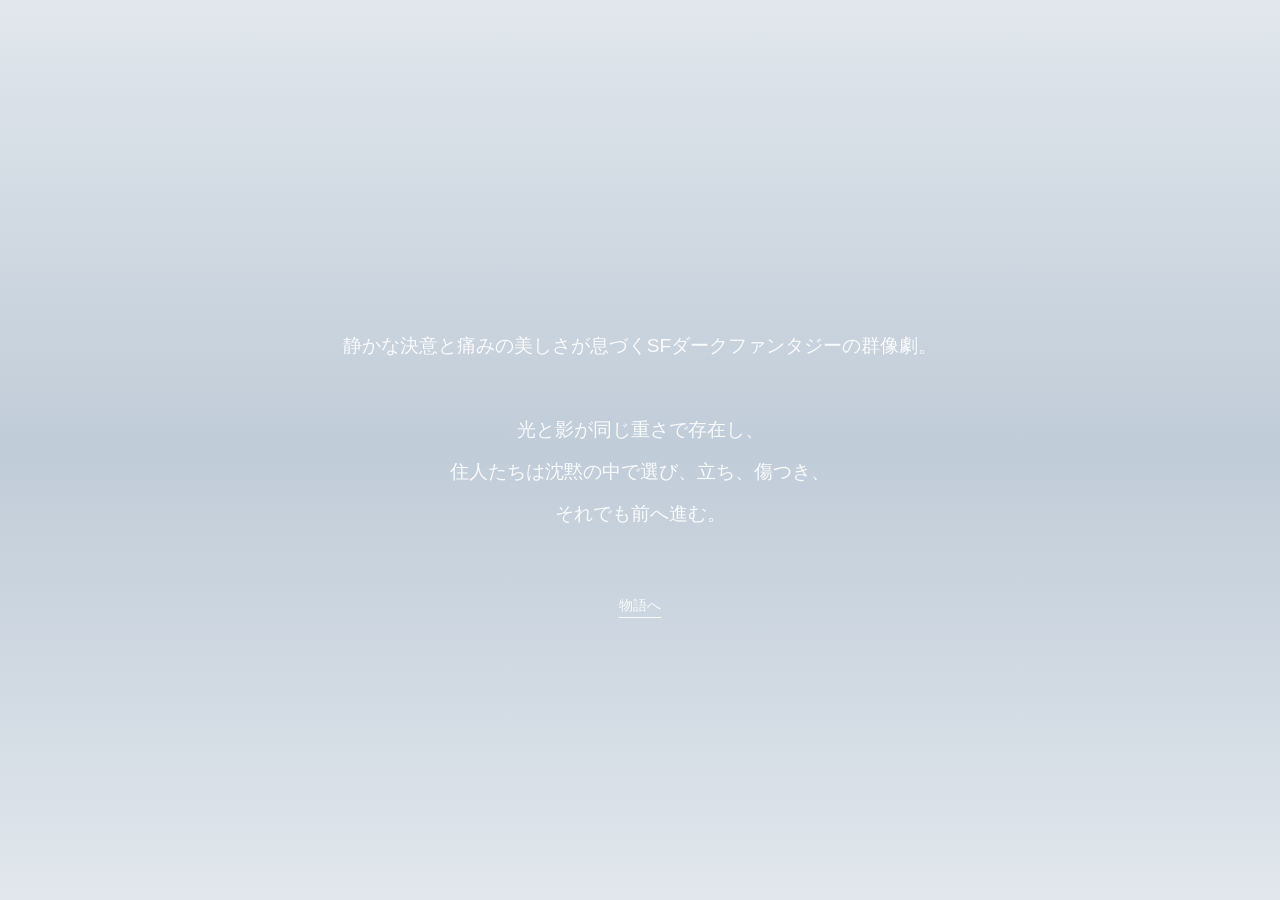
<file: worldview.html>
<!DOCTYPE html>
<html lang="ja">
<head>
<meta charset="UTF-8">
<meta name="viewport" content="width=device-width, initial-scale=1.0">
<title>planet - worldview</title>
<style>
body {
  margin: 0;
  height: 100vh;
  background: linear-gradient(to bottom,
    rgba(180, 195, 210, 0.4),
    rgba(150, 170, 190, 0.6),
    rgba(180, 195, 210, 0.4)
  );
  display: flex;
  flex-direction: column;
  justify-content: center;
  align-items: center;
  font-family: "Helvetica Neue", "Noto Sans JP", sans-serif;
  color: rgba(255, 255, 255, 0.9);
}

.text {
  max-width: 600px;
  text-align: center;
  font-size: 1.2rem;
  line-height: 2.2;
  white-space: pre-line;
  margin-bottom: 60px;
}

a {
  text-decoration: none;
  color: rgba(255, 255, 255, 0.9);
  font-size: 0.9rem;
  border-bottom: 1px solid rgba(255, 255, 255, 0.9);
  padding-bottom: 2px;
}
</style>
</head>
<body>

<div class="text">
静かな決意と痛みの美しさが息づくSFダークファンタジーの群像劇。

光と影が同じ重さで存在し、
住人たちは沈黙の中で選び、立ち、傷つき、
それでも前へ進む。
</div>

<a href="contents.html">物語へ</a>

</body>
</html>
</file>
<file: style.css>
body {
font-family: 'Yu Mincho', serif;
background-color: #f9f9f9;
color: #333;
line-height: 1.8;
margin: 0;
padding: 0;
}

header, section, footer {
max-width: 800px;
margin: 60px auto;
padding: 0 20px;
}

h1, h2, h3 {
font-weight: normal;
color: #444;
}

header h1 {
font-size: 2em;
margin-bottom: 0.5em;
}

img {
max-width: 100%;
height: auto;
margin: 20px 0;
border-radius: 8px;
box-shadow: 0 2px 8px rgba(0,0,0,0.1);
}

ul {
list-style: none;
padding: 0;
}

ul li {
margin-bottom: 8px;
}

.tags {
font-size: 0.9em;
color: #777;
}

footer a {
display: inline-block;
margin-top: 10px;
color: #0066cc;
text-decoration: none;
}

footer a:hover {
text-decoration: underline;
}

#planet {
  position: fixed;
  top: 20px;      /* 上からの距離 */
  right: 20px;    /* 右からの距離 */
  width: 300px;   /* サイズはお好みで */
  z-index: 1000;  /* 他の要素より前面に表示 */
box-shadow: none;
pointer-events: none; /* クリックを通過させるなら */
transition: transform 0.2s ease-out;
}

.planet-title {
  text-align: center;
  font-size: 3rem;
  color: #4f8edc;
  letter-spacing: 0.05em;
  position: relative;
  margin-top: 60px;
  margin-bottom: 40px;
}

.planet-title::before,
.planet-title::after {
  content: "";
  position: absolute;
  top: 50%;
  width: 60px;
  height: 1px;
  background: linear-gradient(to right, transparent, #dceeff, transparent);
  display: block;
}

.planet-title::before {
  left: -80px;
}

.planet-title::after {
  right: -80px;
}

.planet-title {
  color: #78aaff;
  text-shadow: 0 0 4px rgba(120, 170, 255, 0.3);
}

#star-map {
text-align: center;
margin: 80px auto;
position: relative;
height: 400px;
background: radial-gradient(circle at center, #fdfdfd, #f0f0f0);
border-radius: 12px;
box-shadow: 0 0 20px rgba(0,0,0,0.05);
}

.stars {
position: relative;
width: 100%;
height: 100%;
}

.star {
position: absolute;
display: block;
padding: 10px 14px;
background-color: #fff;
border: 1px solid #ccc;
border-radius: 50px;
text-decoration: none;
color: #333;
font-family: 'Yu Mincho', serif;
box-shadow: 0 2px 6px rgba(0,0,0,0.1);
transition: all 0.3s ease;
}

.star:hover {
background-color: #f5f5f5;
transform: scale(1.05);
}

/* 星の位置（自由に調整可能） */
.elyun { top: 20%; left: 30%; }
.anne { top: 60%; left: 70%; }
.her { top: 40%; left: 50%; }
.solea { top: 30%; left: 75%; }
.lily  { top: 70%; left: 40%; }


#floating-stars {
  position: fixed;
  top: 0;
  left: 0;
  width: 100%;
  height: 100%;
  pointer-events: none;
  z-index: 0;
  overflow: hidden;
}

.floating-star {
  position: absolute;
  width: 10px;
  height: 10px;
  background: radial-gradient(circle, #ffffff 0%, #88bbff 60%, #3366ff 100%);
  border-radius: 50%;
  box-shadow: 0 0 16px #88bbff;
  opacity: 1; /* ← 完全に見えるように */
  animation: floatStar 6s ease-in-out forwards;
}


@keyframes floatStar {
  0% {
    transform: translateY(0) rotate(0deg) scale(1);
    opacity: 0.8;
  }
  50% {
    transform: translateY(-100px) rotate(45deg) scale(0.8);
    opacity: 0.6;
  }
  100% {
    transform: translateY(-200px) rotate(90deg) scale(0.5);
    opacity: 0;
  }
}

#navigation {
text-align: center;
margin-top: 80px;
}

#navigation h2 {
font-family: 'Yu Mincho', serif;
font-size: 1.6em;
margin-bottom: 32px;
color: #444;
letter-spacing: 0.05em;
}

.nav-links {
display: flex;
justify-content: center;
gap: 24px;
flex-wrap: wrap;
}

.nav-link {
font-family: 'Yu Mincho', serif;
text-decoration: none;
padding: 10px 24px;
border: 1px solid #ccc;
border-radius: 30px;
background-color: #fff;
color: #222;
transition: all 0.3s ease;
}

.nav-link:hover {
background-color: #f5f5f5;
color: #000;
}


#support {
font-family: 'Yu Mincho', serif;
color: #333;
padding: 60px;
background-color: #fdfdfd;
line-height: 1.8;
}

.intro-poem p {
font-style: italic;
margin-bottom: 12px;
color: #555;
}

.narrative p {
margin-top: 40px;
color: #444;
}

.support-link a {
display: inline-block;
margin-top: 60px;
padding: 10px 24px;
border: 1px solid #ccc;
border-radius: 30px;
background-color: #fff;
text-decoration: none;
color: #222;
transition: all 0.3s ease;
}

.support-link a:hover {
background-color: #f5f5f5;
color: #000;
}
</file>
